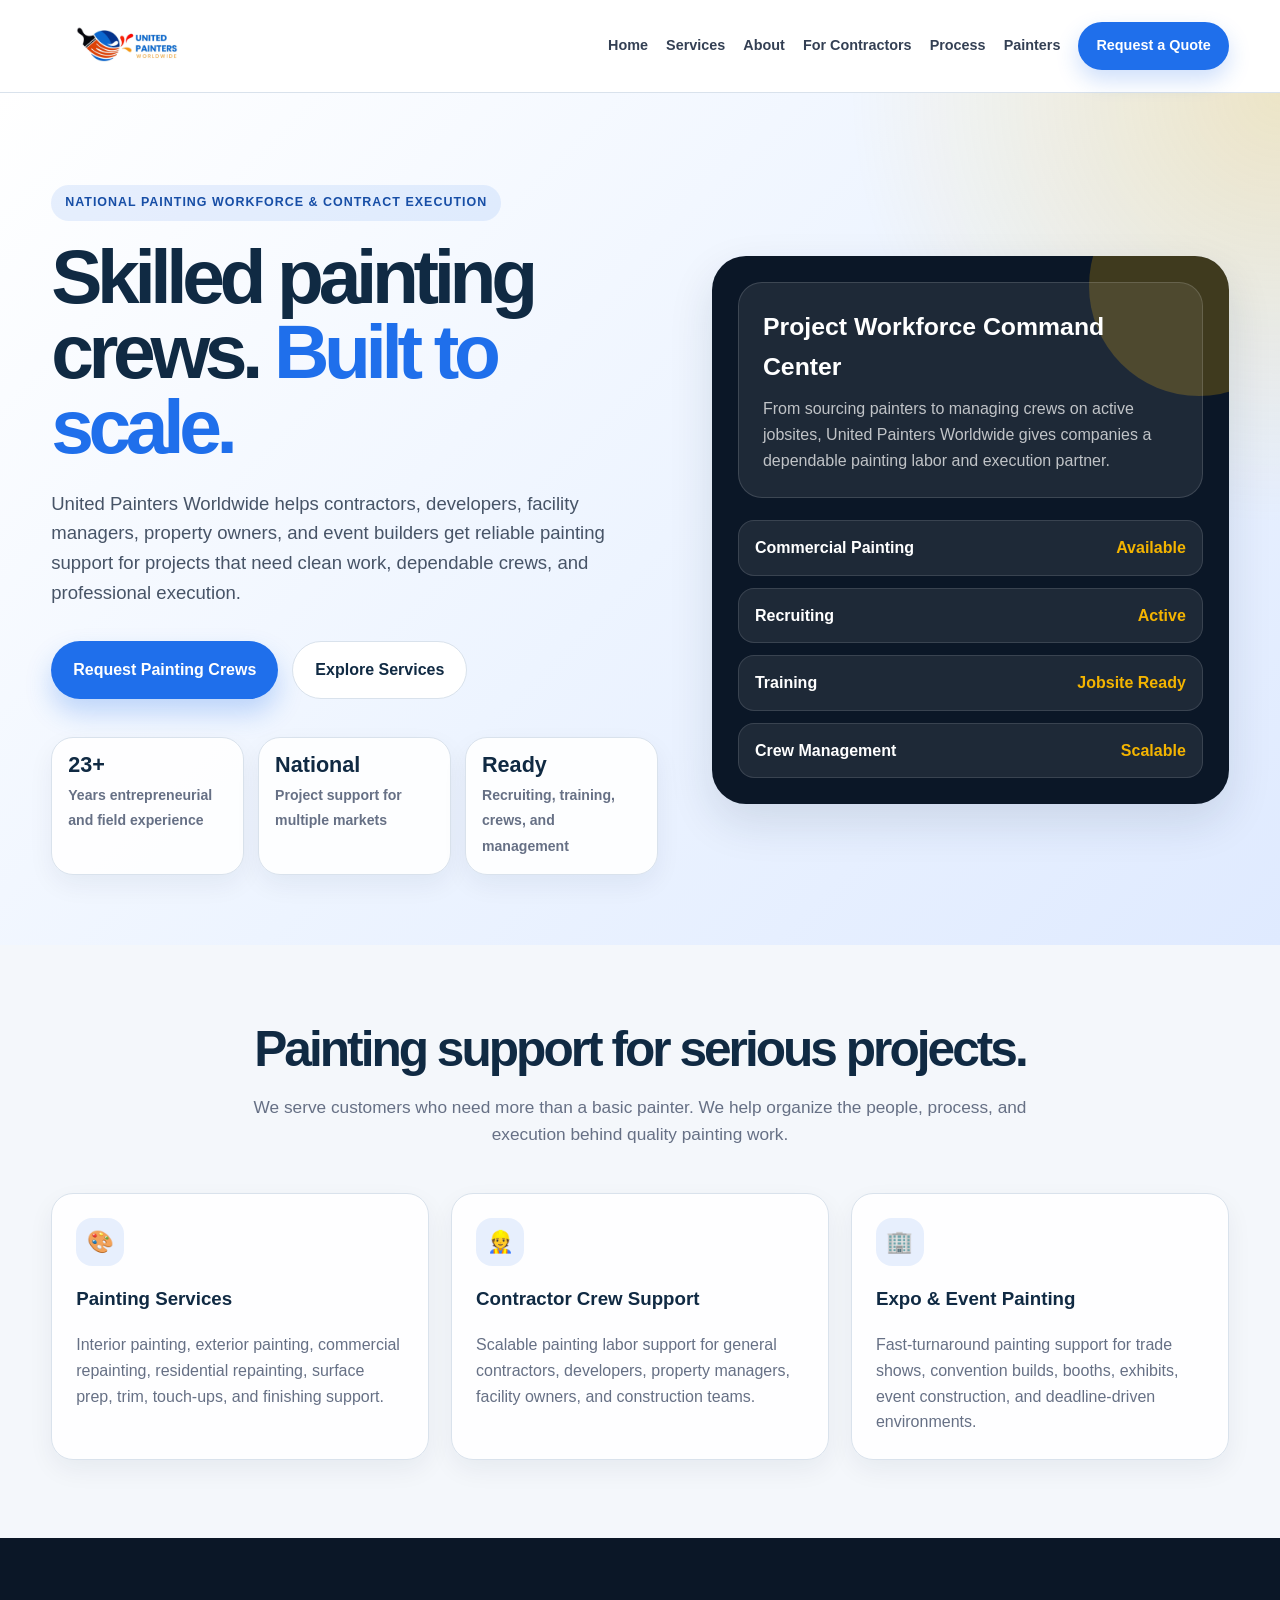
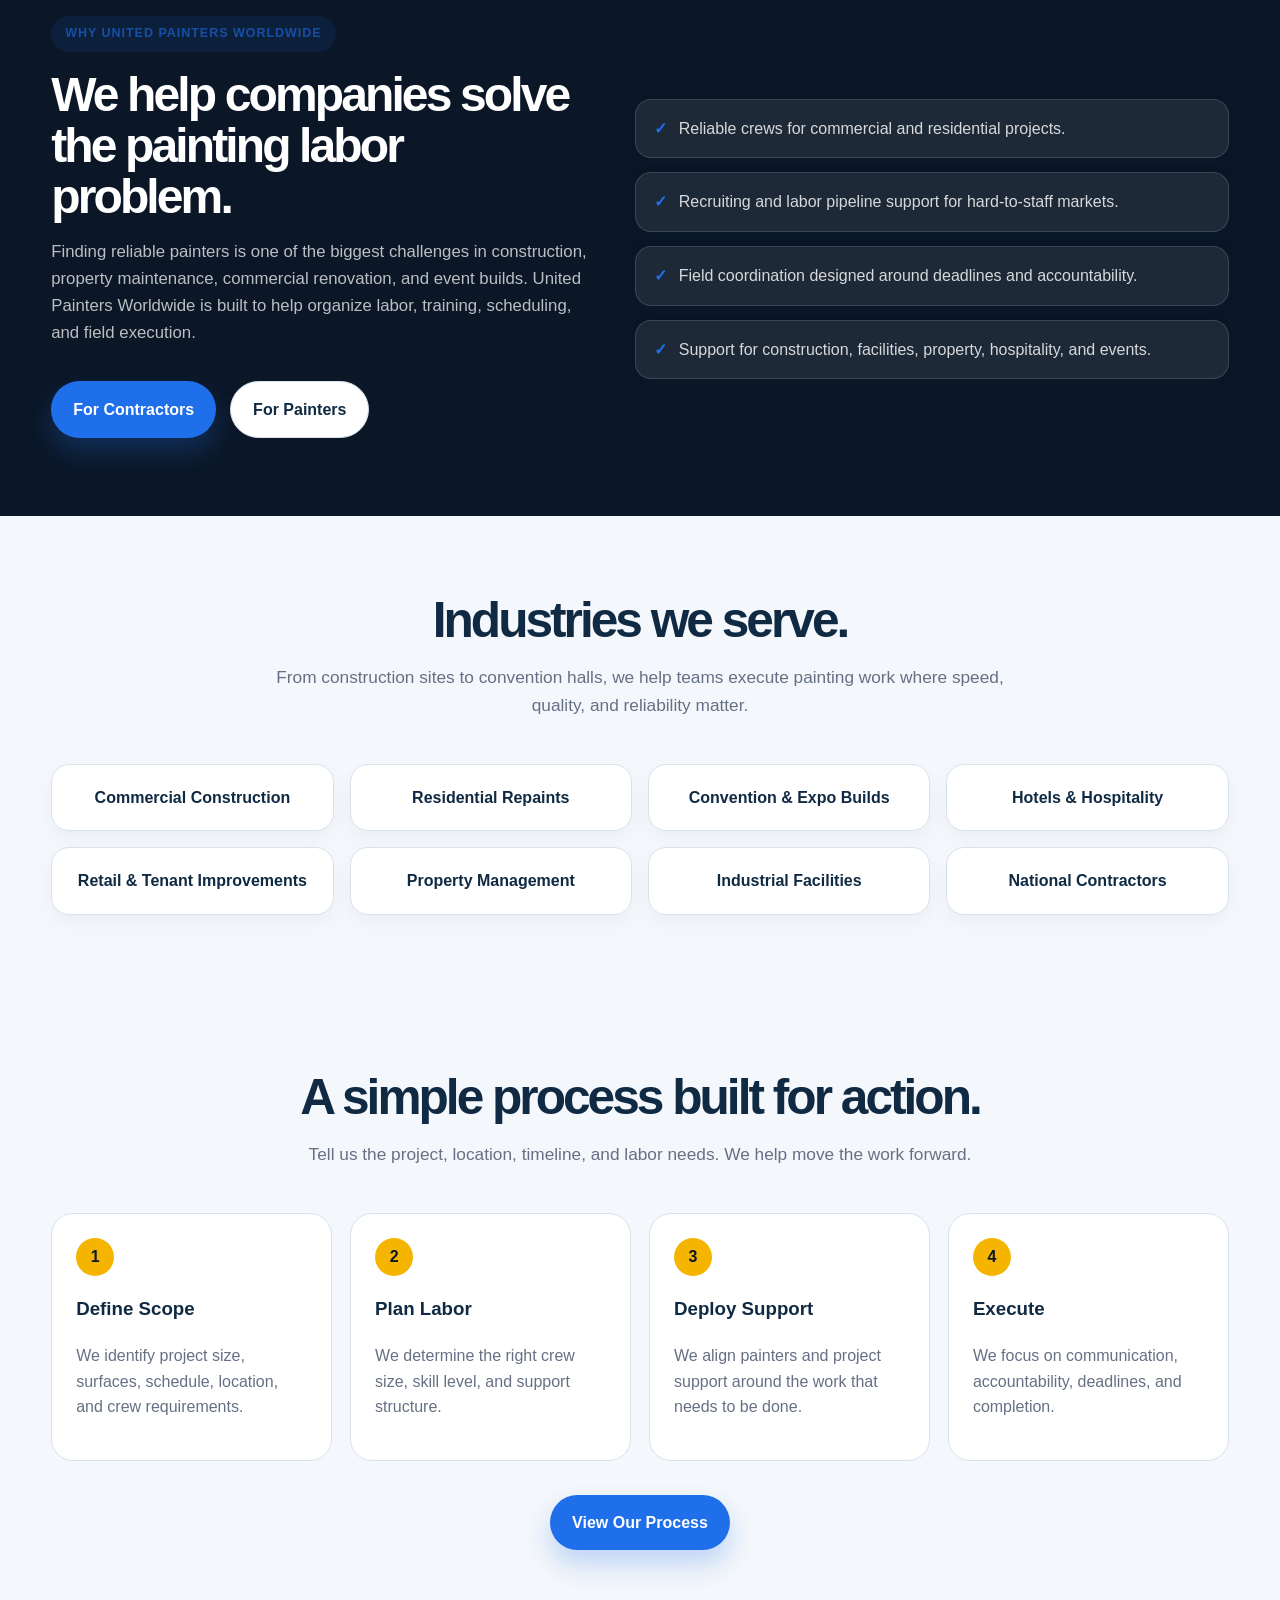
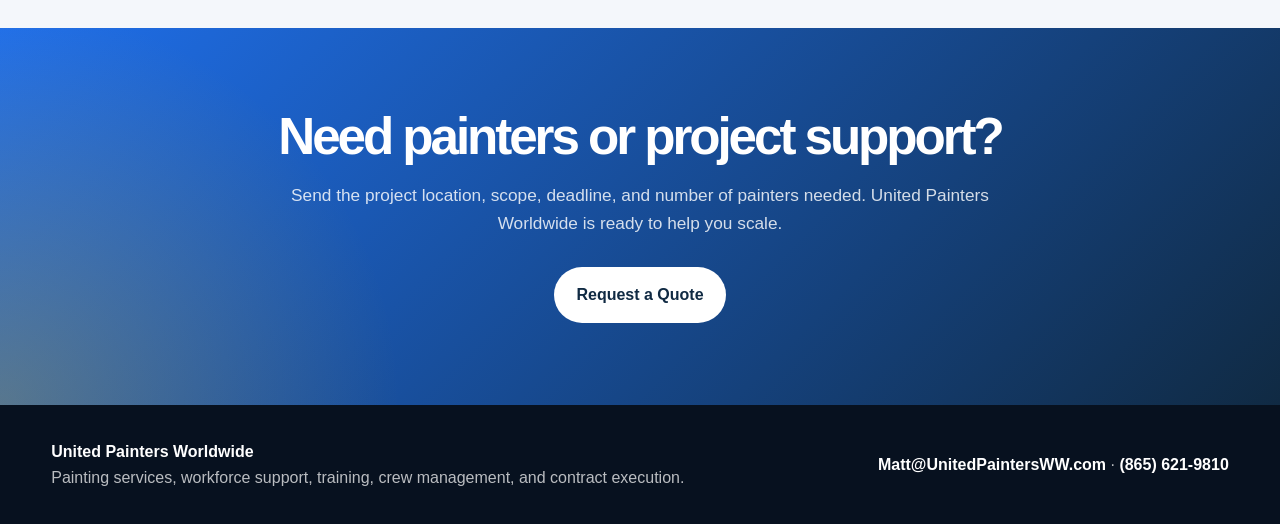
<file: index.html>
<!DOCTYPE html>
<html lang="en">
<head>
  <meta charset="UTF-8" />
  <meta name="viewport" content="width=device-width, initial-scale=1.0" />

  <title>United Painters Worldwide | National Painting Workforce & Project Support</title>
  <meta name="description" content="United Painters Worldwide provides commercial painting, contractor crew support, painter recruiting, training, and project execution for construction, property, and event projects." />

  <link rel="stylesheet" href="css/styles.css" />
</head>

<body>

<header class="site-header">
  <div class="container nav">
    <a class="brand" href="index.html" aria-label="United Painters Worldwide Home">
      <img class="brand-logo" src="images/logo.jpg" alt="United Painters Worldwide logo" />
    </a>

    <button class="mobile-menu-toggle" type="button" aria-label="Open menu" aria-expanded="false">
      ☰
    </button>

    <nav class="nav-links" aria-label="Main Navigation">
      <a href="index.html">Home</a>
      <a href="services.html">Services</a>
      <a href="about.html">About</a>
      <a href="for-contractors.html">For Contractors</a>
      <a href="process.html">Process</a>
      <a href="painters.html">Painters</a>
      <a class="nav-cta" href="request-a-quote.html">Request a Quote</a>
    </nav>
  </div>
</header>

  <main>

    <section class="hero">
      <div class="container hero-grid">
        <div class="hero-copy">
          <div class="eyebrow">National Painting Workforce & Contract Execution</div>

          <h1>
            Skilled painting crews.
            <span>Built to scale.</span>
          </h1>

          <p class="hero-text">
            United Painters Worldwide helps contractors, developers, facility managers,
            property owners, and event builders get reliable painting support for projects
            that need clean work, dependable crews, and professional execution.
          </p>

          <div class="hero-actions">
            <a class="btn btn-primary" href="request-a-quote.html">Request Painting Crews</a>
            <a class="btn btn-secondary" href="services.html">Explore Services</a>
          </div>

          <div class="trust-row">
            <div class="trust-card">
              <strong>23+</strong>
              <span>Years entrepreneurial and field experience</span>
            </div>

            <div class="trust-card">
              <strong>National</strong>
              <span>Project support for multiple markets</span>
            </div>

            <div class="trust-card">
              <strong>Ready</strong>
              <span>Recruiting, training, crews, and management</span>
            </div>
          </div>
        </div>

        <div class="hero-card">
          <div class="job-card">
            <h3>Project Workforce Command Center</h3>
            <p>
              From sourcing painters to managing crews on active jobsites,
              United Painters Worldwide gives companies a dependable painting labor
              and execution partner.
            </p>
          </div>

          <div class="status-list">
            <div class="status-item">
              <span>Commercial Painting</span>
              <span>Available</span>
            </div>

            <div class="status-item">
              <span>Recruiting</span>
              <span>Active</span>
            </div>

            <div class="status-item">
              <span>Training</span>
              <span>Jobsite Ready</span>
            </div>

            <div class="status-item">
              <span>Crew Management</span>
              <span>Scalable</span>
            </div>
          </div>
        </div>
      </div>
    </section>

    <section class="intro-section">
      <div class="container">
        <div class="section-heading">
          <h2>Painting support for serious projects.</h2>
          <p>
            We serve customers who need more than a basic painter. We help organize the people,
            process, and execution behind quality painting work.
          </p>
        </div>

        <div class="card-grid">
          <article class="card">
            <div class="icon">🎨</div>
            <h3>Painting Services</h3>
            <p>
              Interior painting, exterior painting, commercial repainting, residential repainting,
              surface prep, trim, touch-ups, and finishing support.
            </p>
          </article>

          <article class="card">
            <div class="icon">👷</div>
            <h3>Contractor Crew Support</h3>
            <p>
              Scalable painting labor support for general contractors, developers, property managers,
              facility owners, and construction teams.
            </p>
          </article>

          <article class="card">
            <div class="icon">🏢</div>
            <h3>Expo & Event Painting</h3>
            <p>
              Fast-turnaround painting support for trade shows, convention builds, booths,
              exhibits, event construction, and deadline-driven environments.
            </p>
          </article>
        </div>
      </div>
    </section>

    <section class="dark-section">
      <div class="container split">
        <div>
          <div class="eyebrow">Why United Painters Worldwide</div>
          <h2>We help companies solve the painting labor problem.</h2>
          <p>
            Finding reliable painters is one of the biggest challenges in construction,
            property maintenance, commercial renovation, and event builds. United Painters
            Worldwide is built to help organize labor, training, scheduling, and field execution.
          </p>

          <div class="hero-actions">
            <a class="btn btn-primary" href="for-contractors.html">For Contractors</a>
            <a class="btn btn-secondary" href="painters.html">For Painters</a>
          </div>
        </div>

        <div class="bullet-list">
          <div class="bullet bullet-dark">
            <span class="check">✓</span>
            <span>Reliable crews for commercial and residential projects.</span>
          </div>

          <div class="bullet bullet-dark">
            <span class="check">✓</span>
            <span>Recruiting and labor pipeline support for hard-to-staff markets.</span>
          </div>

          <div class="bullet bullet-dark">
            <span class="check">✓</span>
            <span>Field coordination designed around deadlines and accountability.</span>
          </div>

          <div class="bullet bullet-dark">
            <span class="check">✓</span>
            <span>Support for construction, facilities, property, hospitality, and events.</span>
          </div>
        </div>
      </div>
    </section>

    <section class="industries-section">
      <div class="container">
        <div class="section-heading">
          <h2>Industries we serve.</h2>
          <p>
            From construction sites to convention halls, we help teams execute painting work
            where speed, quality, and reliability matter.
          </p>
        </div>

        <div class="industries">
          <div class="industry">Commercial Construction</div>
          <div class="industry">Residential Repaints</div>
          <div class="industry">Convention & Expo Builds</div>
          <div class="industry">Hotels & Hospitality</div>
          <div class="industry">Retail & Tenant Improvements</div>
          <div class="industry">Property Management</div>
          <div class="industry">Industrial Facilities</div>
          <div class="industry">National Contractors</div>
        </div>
      </div>
    </section>

    <section class="process-preview">
      <div class="container">
        <div class="section-heading">
          <h2>A simple process built for action.</h2>
          <p>
            Tell us the project, location, timeline, and labor needs. We help move the work forward.
          </p>
        </div>

        <div class="process-grid">
          <article class="process-card">
            <div class="step-num">1</div>
            <h3>Define Scope</h3>
            <p>We identify project size, surfaces, schedule, location, and crew requirements.</p>
          </article>

          <article class="process-card">
            <div class="step-num">2</div>
            <h3>Plan Labor</h3>
            <p>We determine the right crew size, skill level, and support structure.</p>
          </article>

          <article class="process-card">
            <div class="step-num">3</div>
            <h3>Deploy Support</h3>
            <p>We align painters and project support around the work that needs to be done.</p>
          </article>

          <article class="process-card">
            <div class="step-num">4</div>
            <h3>Execute</h3>
            <p>We focus on communication, accountability, deadlines, and completion.</p>
          </article>
        </div>

        <div class="center-actions">
          <a class="btn btn-primary" href="process.html">View Our Process</a>
        </div>
      </div>
    </section>

    <section class="cta">
      <div class="container">
        <h2>Need painters or project support?</h2>
        <p>
          Send the project location, scope, deadline, and number of painters needed.
          United Painters Worldwide is ready to help you scale.
        </p>

        <a class="btn" href="request-a-quote.html">Request a Quote</a>
      </div>
    </section>

  </main>

  <footer class="site-footer">
    <div class="container footer-inner">
      <div>
        <div class="footer-brand">United Painters Worldwide</div>
        <div>Painting services, workforce support, training, crew management, and contract execution.</div>
      </div>

      <div>
        <a href="mailto:Matt@UnitedPaintersWW.com">Matt@UnitedPaintersWW.com</a>
        <span> · </span>
        <a href="tel:+18656219810">(865) 621-9810</a>
      </div>
    </div>
  </footer>
  
<script>
  document.addEventListener("DOMContentLoaded", function () {
    const menuButton = document.querySelector(".mobile-menu-toggle");
    const navLinks = document.querySelector(".nav-links");

    if (!menuButton || !navLinks) return;

    menuButton.addEventListener("click", function () {
      navLinks.classList.toggle("open");

      const isOpen = navLinks.classList.contains("open");
      menuButton.setAttribute("aria-expanded", isOpen ? "true" : "false");
      menuButton.textContent = isOpen ? "×" : "☰";
    });
  });
</script>

</body>
</html>
</file>
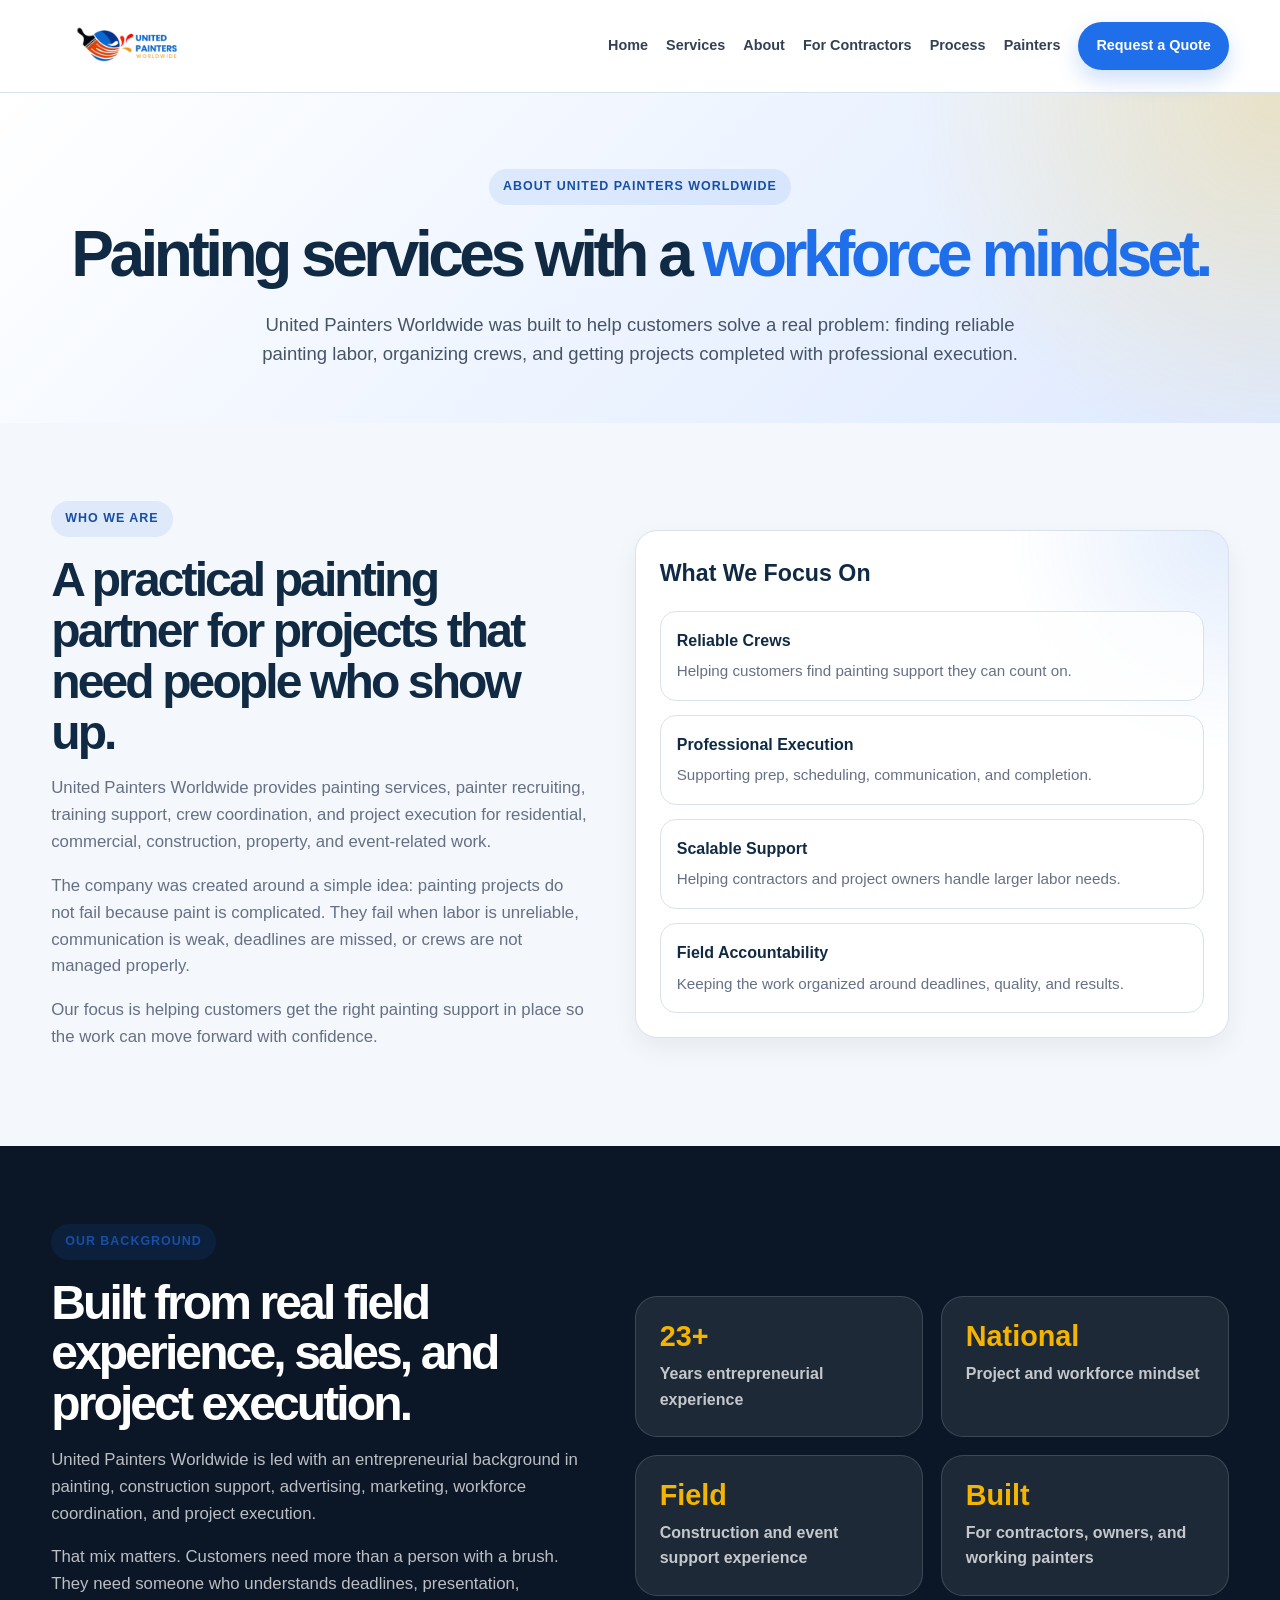
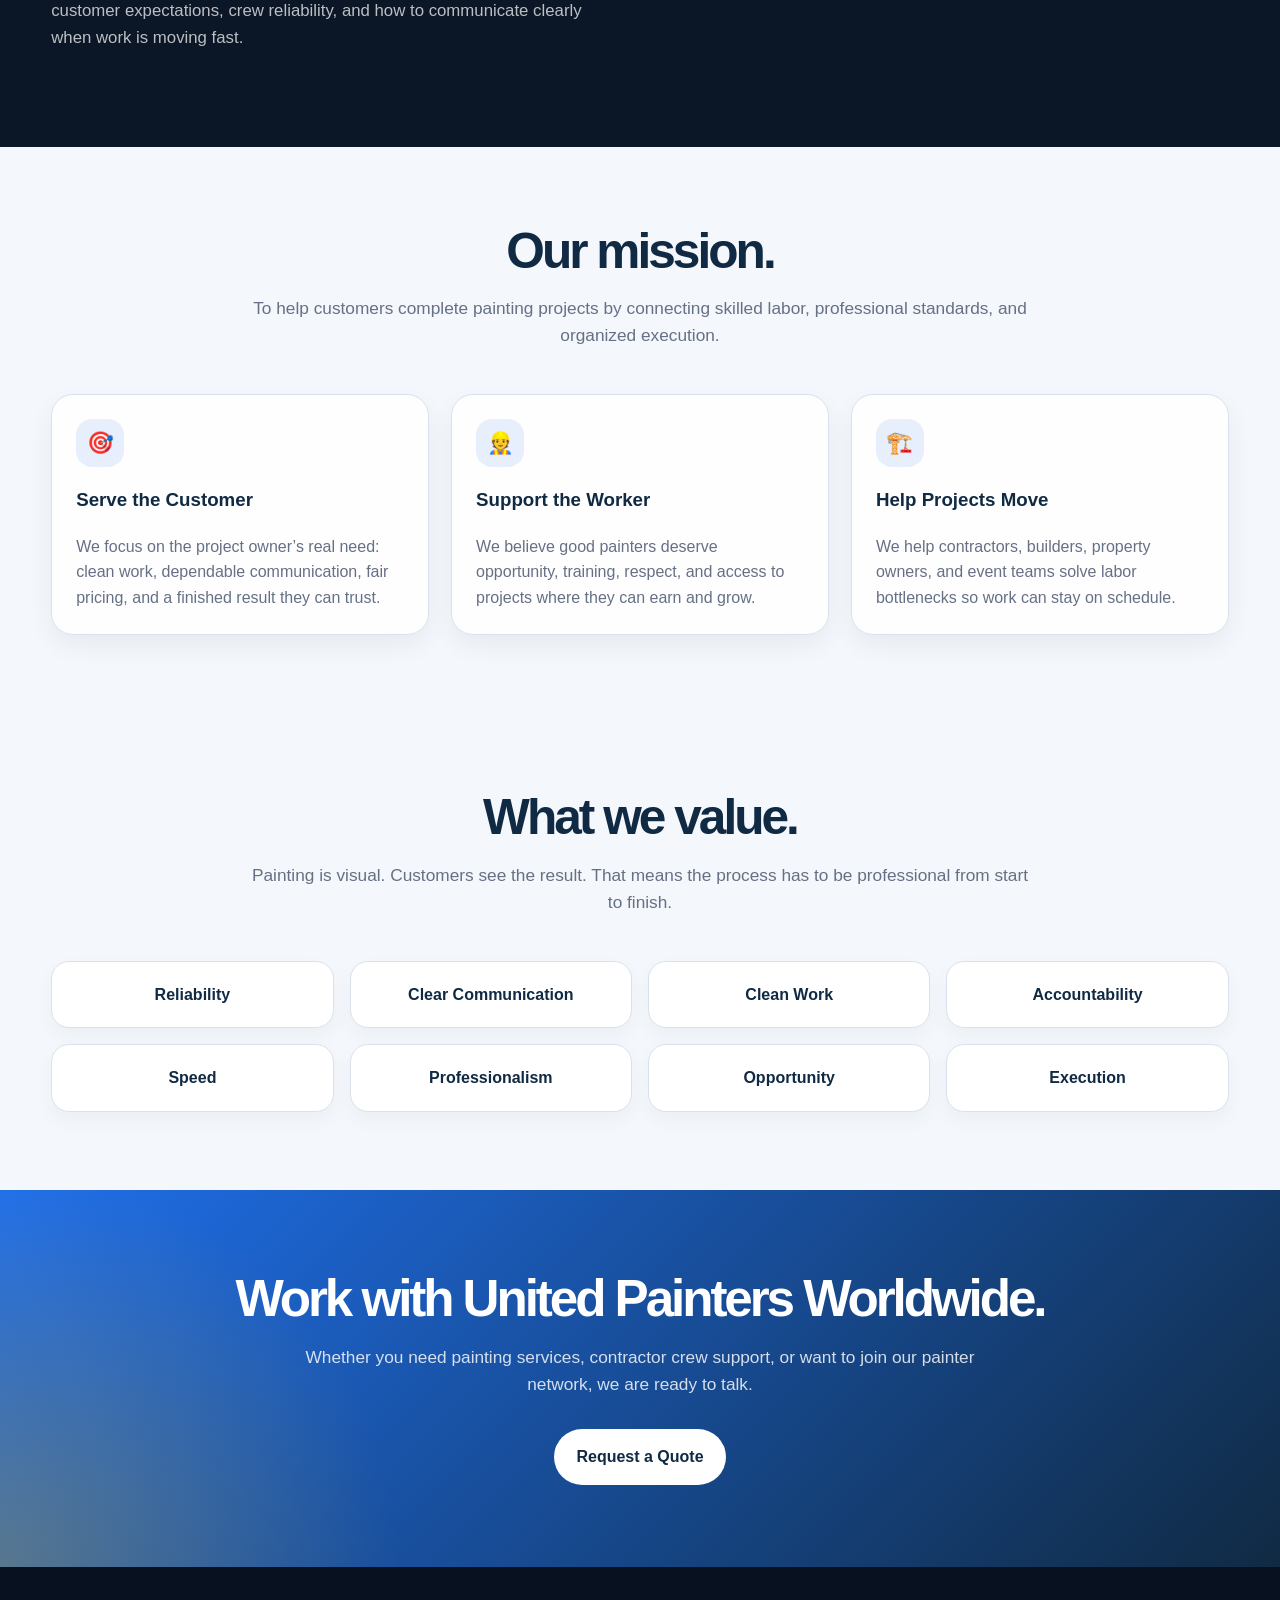
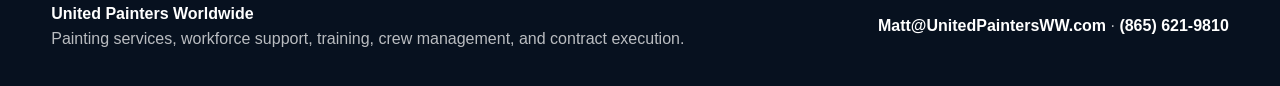
<file: about.html>
<!DOCTYPE html>
<html lang="en">
<head>
  <meta charset="UTF-8" />
  <meta name="viewport" content="width=device-width, initial-scale=1.0" />

  <title>About | United Painters Worldwide</title>
  <meta name="description" content="Learn about United Painters Worldwide, a painting services and workforce support company helping contractors, property owners, developers, and event builders execute painting projects." />

  <link rel="stylesheet" href="css/styles.css" />
</head>

<body>

<header class="site-header">
  <div class="container nav">
    <a class="brand" href="index.html" aria-label="United Painters Worldwide Home">
      <img class="brand-logo" src="images/logo.jpg" alt="United Painters Worldwide logo" />
    </a>

    <button class="mobile-menu-toggle" type="button" aria-label="Open menu">
      ☰
    </button>

    <nav class="nav-links" aria-label="Main Navigation">
      <a href="index.html">Home</a>
      <a href="services.html">Services</a>
      <a href="about.html">About</a>
      <a href="for-contractors.html">For Contractors</a>
      <a href="process.html">Process</a>
      <a href="painters.html">Painters</a>
      <a class="nav-cta" href="request-a-quote.html">Request a Quote</a>
    </nav>
  </div>
</header>

  <main>

    <section class="page-hero">
      <div class="container">
        <div class="eyebrow">About United Painters Worldwide</div>
        <h1>Painting services with a <span>workforce mindset.</span></h1>
        <p>
          United Painters Worldwide was built to help customers solve a real problem:
          finding reliable painting labor, organizing crews, and getting projects completed
          with professional execution.
        </p>
      </div>
    </section>

    <section>
      <div class="container split">
        <div>
          <div class="eyebrow">Who We Are</div>
          <h2>A practical painting partner for projects that need people who show up.</h2>

          <p>
            United Painters Worldwide provides painting services, painter recruiting,
            training support, crew coordination, and project execution for residential,
            commercial, construction, property, and event-related work.
          </p>

          <p>
            The company was created around a simple idea: painting projects do not fail
            because paint is complicated. They fail when labor is unreliable, communication
            is weak, deadlines are missed, or crews are not managed properly.
          </p>

          <p>
            Our focus is helping customers get the right painting support in place so the
            work can move forward with confidence.
          </p>
        </div>

        <div class="feature-panel">
          <h3>What We Focus On</h3>

          <div class="mini-list">
            <div>
              <strong>Reliable Crews</strong>
              <span>Helping customers find painting support they can count on.</span>
            </div>

            <div>
              <strong>Professional Execution</strong>
              <span>Supporting prep, scheduling, communication, and completion.</span>
            </div>

            <div>
              <strong>Scalable Support</strong>
              <span>Helping contractors and project owners handle larger labor needs.</span>
            </div>

            <div>
              <strong>Field Accountability</strong>
              <span>Keeping the work organized around deadlines, quality, and results.</span>
            </div>
          </div>
        </div>
      </div>
    </section>

    <section class="dark-section">
      <div class="container split">
        <div>
          <div class="eyebrow">Our Background</div>
          <h2>Built from real field experience, sales, and project execution.</h2>

          <p>
            United Painters Worldwide is led with an entrepreneurial background in painting,
            construction support, advertising, marketing, workforce coordination, and project
            execution.
          </p>

          <p>
            That mix matters. Customers need more than a person with a brush. They need someone
            who understands deadlines, presentation, customer expectations, crew reliability,
            and how to communicate clearly when work is moving fast.
          </p>
        </div>

        <div class="stats-grid">
          <div class="stat-box">
            <strong>23+</strong>
            <span>Years entrepreneurial experience</span>
          </div>

          <div class="stat-box">
            <strong>National</strong>
            <span>Project and workforce mindset</span>
          </div>

          <div class="stat-box">
            <strong>Field</strong>
            <span>Construction and event support experience</span>
          </div>

          <div class="stat-box">
            <strong>Built</strong>
            <span>For contractors, owners, and working painters</span>
          </div>
        </div>
      </div>
    </section>

    <section>
      <div class="container">
        <div class="section-heading">
          <h2>Our mission.</h2>
          <p>
            To help customers complete painting projects by connecting skilled labor,
            professional standards, and organized execution.
          </p>
        </div>

        <div class="card-grid">
          <article class="card">
            <div class="icon">🎯</div>
            <h3>Serve the Customer</h3>
            <p>
              We focus on the project owner’s real need: clean work, dependable communication,
              fair pricing, and a finished result they can trust.
            </p>
          </article>

          <article class="card">
            <div class="icon">👷</div>
            <h3>Support the Worker</h3>
            <p>
              We believe good painters deserve opportunity, training, respect, and access
              to projects where they can earn and grow.
            </p>
          </article>

          <article class="card">
            <div class="icon">🏗️</div>
            <h3>Help Projects Move</h3>
            <p>
              We help contractors, builders, property owners, and event teams solve labor
              bottlenecks so work can stay on schedule.
            </p>
          </article>
        </div>
      </div>
    </section>

    <section class="values-section">
      <div class="container">
        <div class="section-heading">
          <h2>What we value.</h2>
          <p>
            Painting is visual. Customers see the result. That means the process has to be
            professional from start to finish.
          </p>
        </div>

        <div class="industries">
          <div class="industry">Reliability</div>
          <div class="industry">Clear Communication</div>
          <div class="industry">Clean Work</div>
          <div class="industry">Accountability</div>
          <div class="industry">Speed</div>
          <div class="industry">Professionalism</div>
          <div class="industry">Opportunity</div>
          <div class="industry">Execution</div>
        </div>
      </div>
    </section>

    <section class="cta">
      <div class="container">
        <h2>Work with United Painters Worldwide.</h2>
        <p>
          Whether you need painting services, contractor crew support, or want to join
          our painter network, we are ready to talk.
        </p>

        <a class="btn" href="request-a-quote.html">Request a Quote</a>
      </div>
    </section>

  </main>

  <footer class="site-footer">
    <div class="container footer-inner">
      <div>
        <div class="footer-brand">United Painters Worldwide</div>
        <div>Painting services, workforce support, training, crew management, and contract execution.</div>
      </div>

      <div>
        <a href="mailto:Matt@UnitedPaintersWW.com">Matt@UnitedPaintersWW.com</a>
        <span> · </span>
        <a href="tel:+18656219810">(865) 621-9810</a>
      </div>
    </div>
  </footer>
  
  <script>
  document.addEventListener("DOMContentLoaded", function () {
    const menuButton = document.querySelector(".mobile-menu-toggle");
    const navLinks = document.querySelector(".nav-links");

    if (menuButton && navLinks) {
      menuButton.addEventListener("click", function () {
        navLinks.classList.toggle("open");
      });
    }
  });
</script>

</body>
</html>
</file>
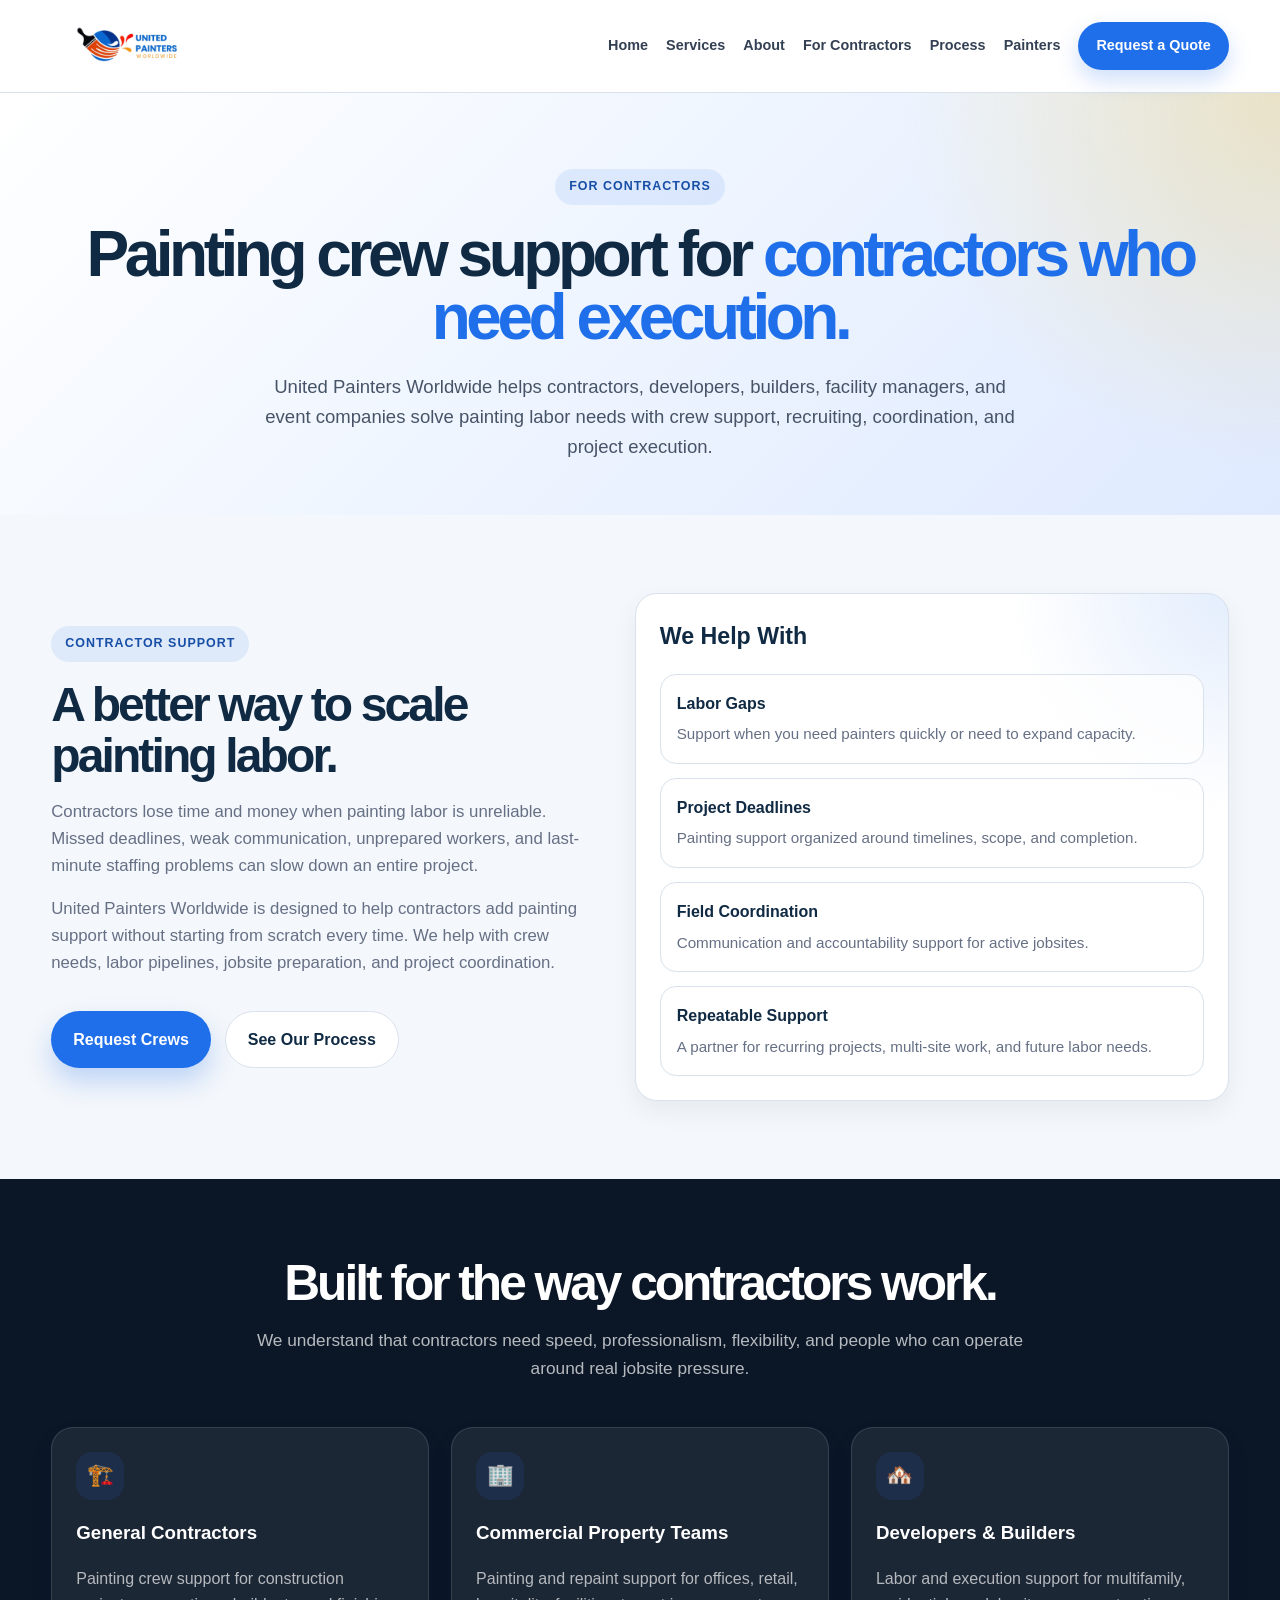
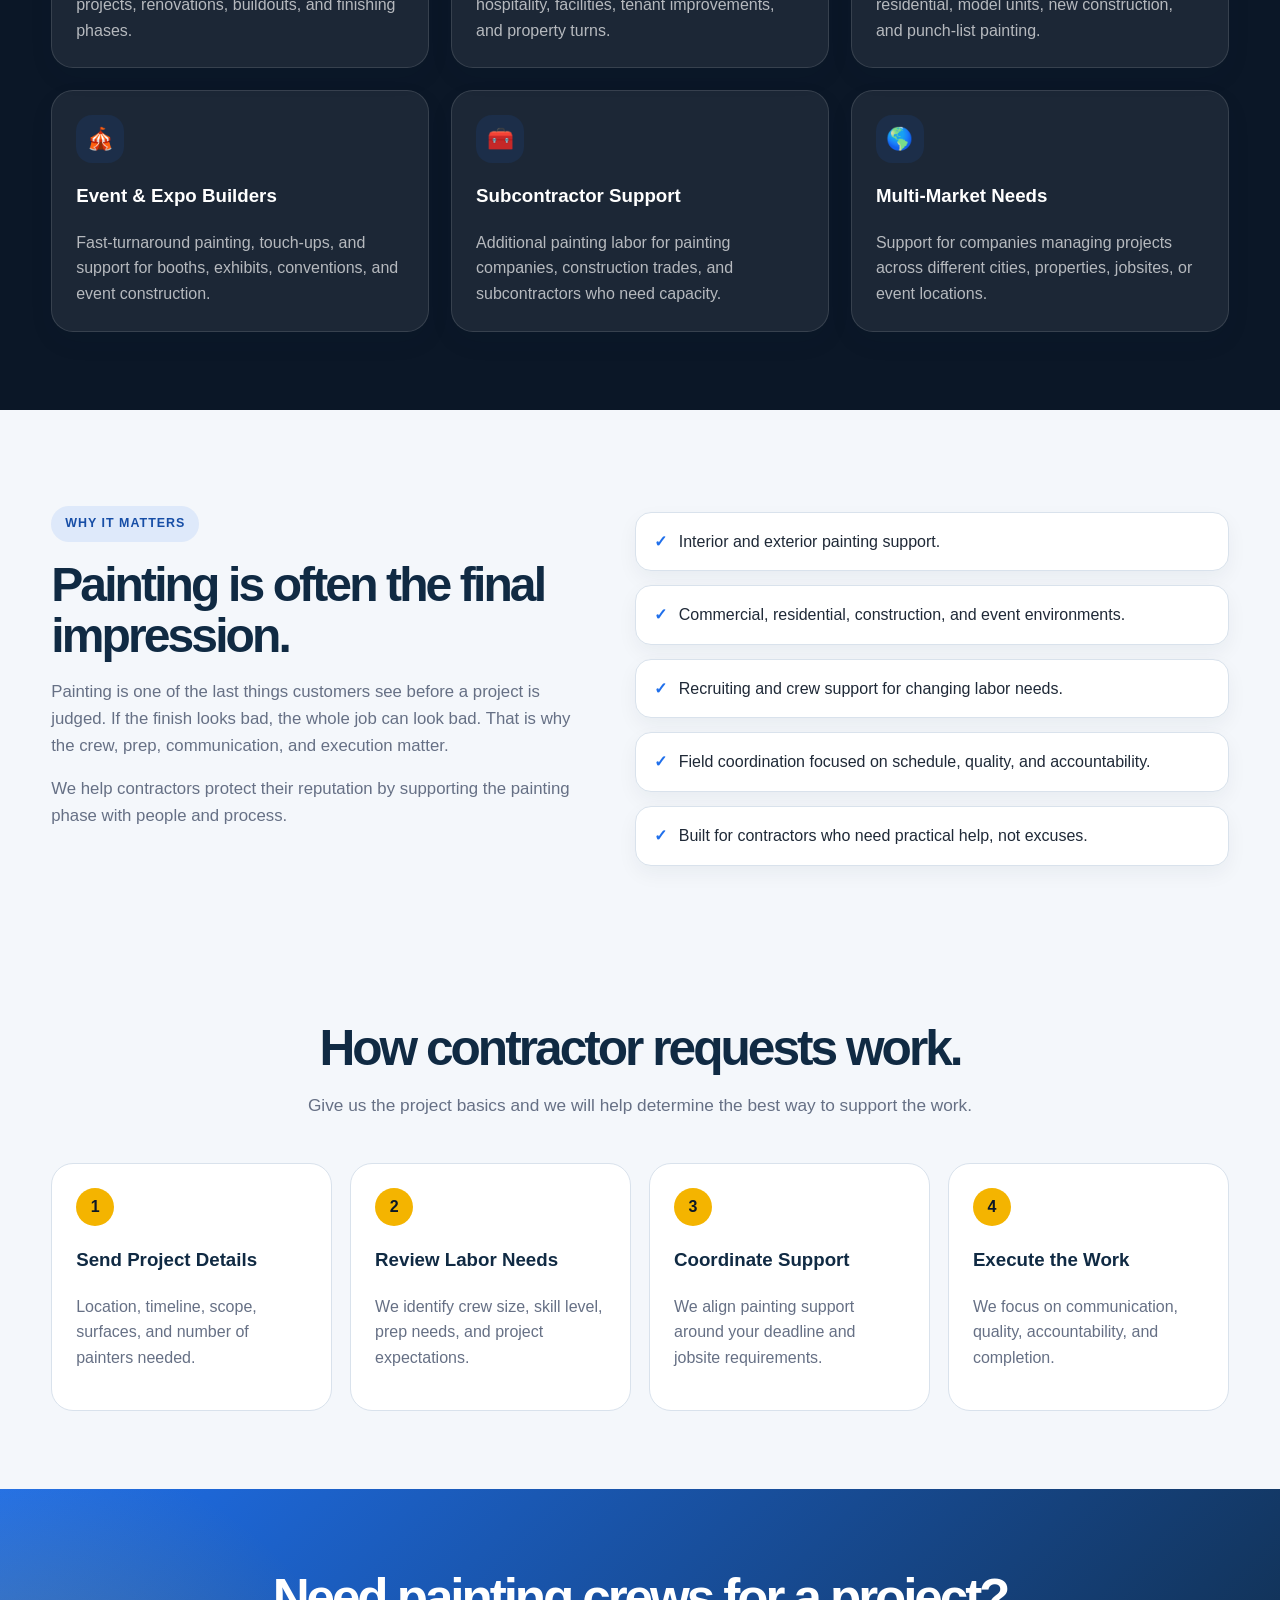
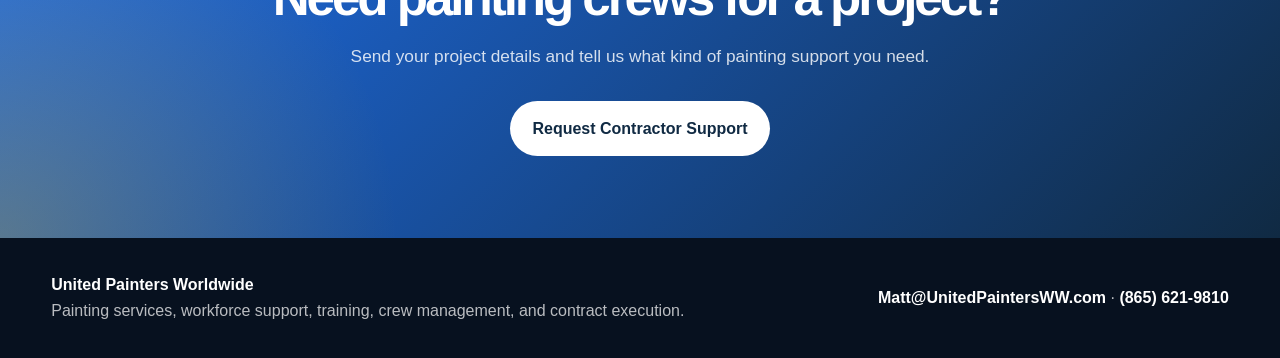
<file: for-contractors.html>
<!DOCTYPE html>
<html lang="en">
<head>
  <meta charset="UTF-8" />
  <meta name="viewport" content="width=device-width, initial-scale=1.0" />

  <title>For Contractors | United Painters Worldwide</title>
  <meta name="description" content="United Painters Worldwide helps general contractors, developers, builders, property managers, and event companies source painting crews and execute projects." />

  <link rel="stylesheet" href="css/styles.css" />
</head>

<body>

<header class="site-header">
  <div class="container nav">
    <a class="brand" href="index.html" aria-label="United Painters Worldwide Home">
      <img class="brand-logo" src="images/logo.jpg" alt="United Painters Worldwide logo" />
    </a>

    <button class="mobile-menu-toggle" type="button" aria-label="Open menu">
      ☰
    </button>

    <nav class="nav-links" aria-label="Main Navigation">
      <a href="index.html">Home</a>
      <a href="services.html">Services</a>
      <a href="about.html">About</a>
      <a href="for-contractors.html">For Contractors</a>
      <a href="process.html">Process</a>
      <a href="painters.html">Painters</a>
      <a class="nav-cta" href="request-a-quote.html">Request a Quote</a>
    </nav>
  </div>
</header>

  <main>

    <section class="page-hero">
      <div class="container">
        <div class="eyebrow">For Contractors</div>
        <h1>Painting crew support for <span>contractors who need execution.</span></h1>
        <p>
          United Painters Worldwide helps contractors, developers, builders, facility managers,
          and event companies solve painting labor needs with crew support, recruiting,
          coordination, and project execution.
        </p>
      </div>
    </section>

    <section>
      <div class="container split">
        <div>
          <div class="eyebrow">Contractor Support</div>
          <h2>A better way to scale painting labor.</h2>

          <p>
            Contractors lose time and money when painting labor is unreliable. Missed deadlines,
            weak communication, unprepared workers, and last-minute staffing problems can slow
            down an entire project.
          </p>

          <p>
            United Painters Worldwide is designed to help contractors add painting support
            without starting from scratch every time. We help with crew needs, labor pipelines,
            jobsite preparation, and project coordination.
          </p>

          <div class="hero-actions">
            <a class="btn btn-primary" href="request-a-quote.html">Request Crews</a>
            <a class="btn btn-secondary" href="process.html">See Our Process</a>
          </div>
        </div>

        <div class="feature-panel">
          <h3>We Help With</h3>

          <div class="mini-list">
            <div>
              <strong>Labor Gaps</strong>
              <span>Support when you need painters quickly or need to expand capacity.</span>
            </div>

            <div>
              <strong>Project Deadlines</strong>
              <span>Painting support organized around timelines, scope, and completion.</span>
            </div>

            <div>
              <strong>Field Coordination</strong>
              <span>Communication and accountability support for active jobsites.</span>
            </div>

            <div>
              <strong>Repeatable Support</strong>
              <span>A partner for recurring projects, multi-site work, and future labor needs.</span>
            </div>
          </div>
        </div>
      </div>
    </section>

    <section class="dark-section">
      <div class="container">
        <div class="section-heading">
          <h2>Built for the way contractors work.</h2>
          <p>
            We understand that contractors need speed, professionalism, flexibility,
            and people who can operate around real jobsite pressure.
          </p>
        </div>

        <div class="card-grid">
          <article class="card card-dark">
            <div class="icon">🏗️</div>
            <h3>General Contractors</h3>
            <p>
              Painting crew support for construction projects, renovations, buildouts,
              and finishing phases.
            </p>
          </article>

          <article class="card card-dark">
            <div class="icon">🏢</div>
            <h3>Commercial Property Teams</h3>
            <p>
              Painting and repaint support for offices, retail, hospitality, facilities,
              tenant improvements, and property turns.
            </p>
          </article>

          <article class="card card-dark">
            <div class="icon">🏘️</div>
            <h3>Developers & Builders</h3>
            <p>
              Labor and execution support for multifamily, residential, model units,
              new construction, and punch-list painting.
            </p>
          </article>

          <article class="card card-dark">
            <div class="icon">🎪</div>
            <h3>Event & Expo Builders</h3>
            <p>
              Fast-turnaround painting, touch-ups, and support for booths, exhibits,
              conventions, and event construction.
            </p>
          </article>

          <article class="card card-dark">
            <div class="icon">🧰</div>
            <h3>Subcontractor Support</h3>
            <p>
              Additional painting labor for painting companies, construction trades,
              and subcontractors who need capacity.
            </p>
          </article>

          <article class="card card-dark">
            <div class="icon">🌎</div>
            <h3>Multi-Market Needs</h3>
            <p>
              Support for companies managing projects across different cities,
              properties, jobsites, or event locations.
            </p>
          </article>
        </div>
      </div>
    </section>

    <section>
      <div class="container split">
        <div>
          <div class="eyebrow">Why It Matters</div>
          <h2>Painting is often the final impression.</h2>

          <p>
            Painting is one of the last things customers see before a project is judged.
            If the finish looks bad, the whole job can look bad. That is why the crew,
            prep, communication, and execution matter.
          </p>

          <p>
            We help contractors protect their reputation by supporting the painting phase
            with people and process.
          </p>
        </div>

        <div class="bullet-list">
          <div class="bullet">
            <span class="check">✓</span>
            <span>Interior and exterior painting support.</span>
          </div>

          <div class="bullet">
            <span class="check">✓</span>
            <span>Commercial, residential, construction, and event environments.</span>
          </div>

          <div class="bullet">
            <span class="check">✓</span>
            <span>Recruiting and crew support for changing labor needs.</span>
          </div>

          <div class="bullet">
            <span class="check">✓</span>
            <span>Field coordination focused on schedule, quality, and accountability.</span>
          </div>

          <div class="bullet">
            <span class="check">✓</span>
            <span>Built for contractors who need practical help, not excuses.</span>
          </div>
        </div>
      </div>
    </section>

    <section class="process-preview">
      <div class="container">
        <div class="section-heading">
          <h2>How contractor requests work.</h2>
          <p>
            Give us the project basics and we will help determine the best way to support the work.
          </p>
        </div>

        <div class="process-grid">
          <article class="process-card">
            <div class="step-num">1</div>
            <h3>Send Project Details</h3>
            <p>Location, timeline, scope, surfaces, and number of painters needed.</p>
          </article>

          <article class="process-card">
            <div class="step-num">2</div>
            <h3>Review Labor Needs</h3>
            <p>We identify crew size, skill level, prep needs, and project expectations.</p>
          </article>

          <article class="process-card">
            <div class="step-num">3</div>
            <h3>Coordinate Support</h3>
            <p>We align painting support around your deadline and jobsite requirements.</p>
          </article>

          <article class="process-card">
            <div class="step-num">4</div>
            <h3>Execute the Work</h3>
            <p>We focus on communication, quality, accountability, and completion.</p>
          </article>
        </div>
      </div>
    </section>

    <section class="cta">
      <div class="container">
        <h2>Need painting crews for a project?</h2>
        <p>
          Send your project details and tell us what kind of painting support you need.
        </p>

        <a class="btn" href="request-a-quote.html">Request Contractor Support</a>
      </div>
    </section>

  </main>

  <footer class="site-footer">
    <div class="container footer-inner">
      <div>
        <div class="footer-brand">United Painters Worldwide</div>
        <div>Painting services, workforce support, training, crew management, and contract execution.</div>
      </div>

      <div>
        <a href="mailto:Matt@UnitedPaintersWW.com">Matt@UnitedPaintersWW.com</a>
        <span> · </span>
        <a href="tel:+18656219810">(865) 621-9810</a>
      </div>
    </div>
  </footer>
  
  <script>
  document.addEventListener("DOMContentLoaded", function () {
    const menuButton = document.querySelector(".mobile-menu-toggle");
    const navLinks = document.querySelector(".nav-links");

    if (menuButton && navLinks) {
      menuButton.addEventListener("click", function () {
        navLinks.classList.toggle("open");
      });
    }
  });
</script>

</body>
</html>
</file>
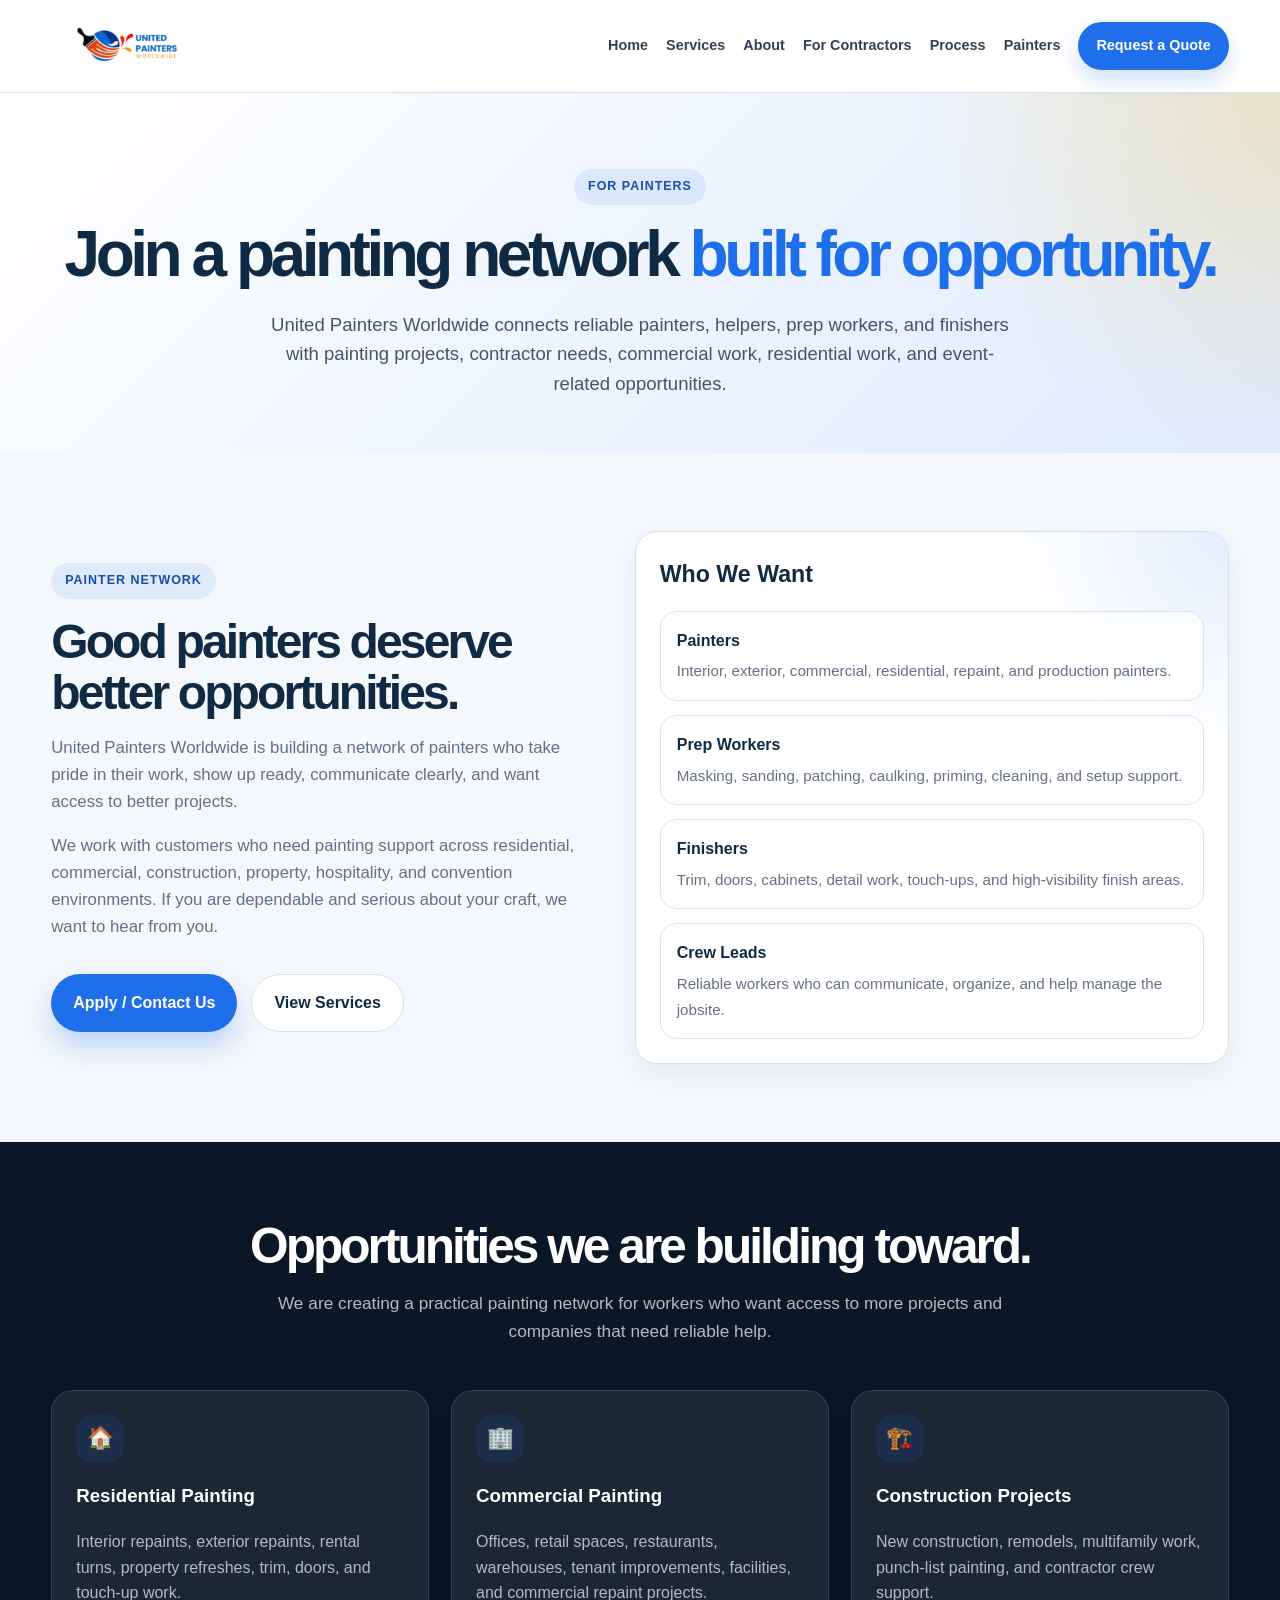
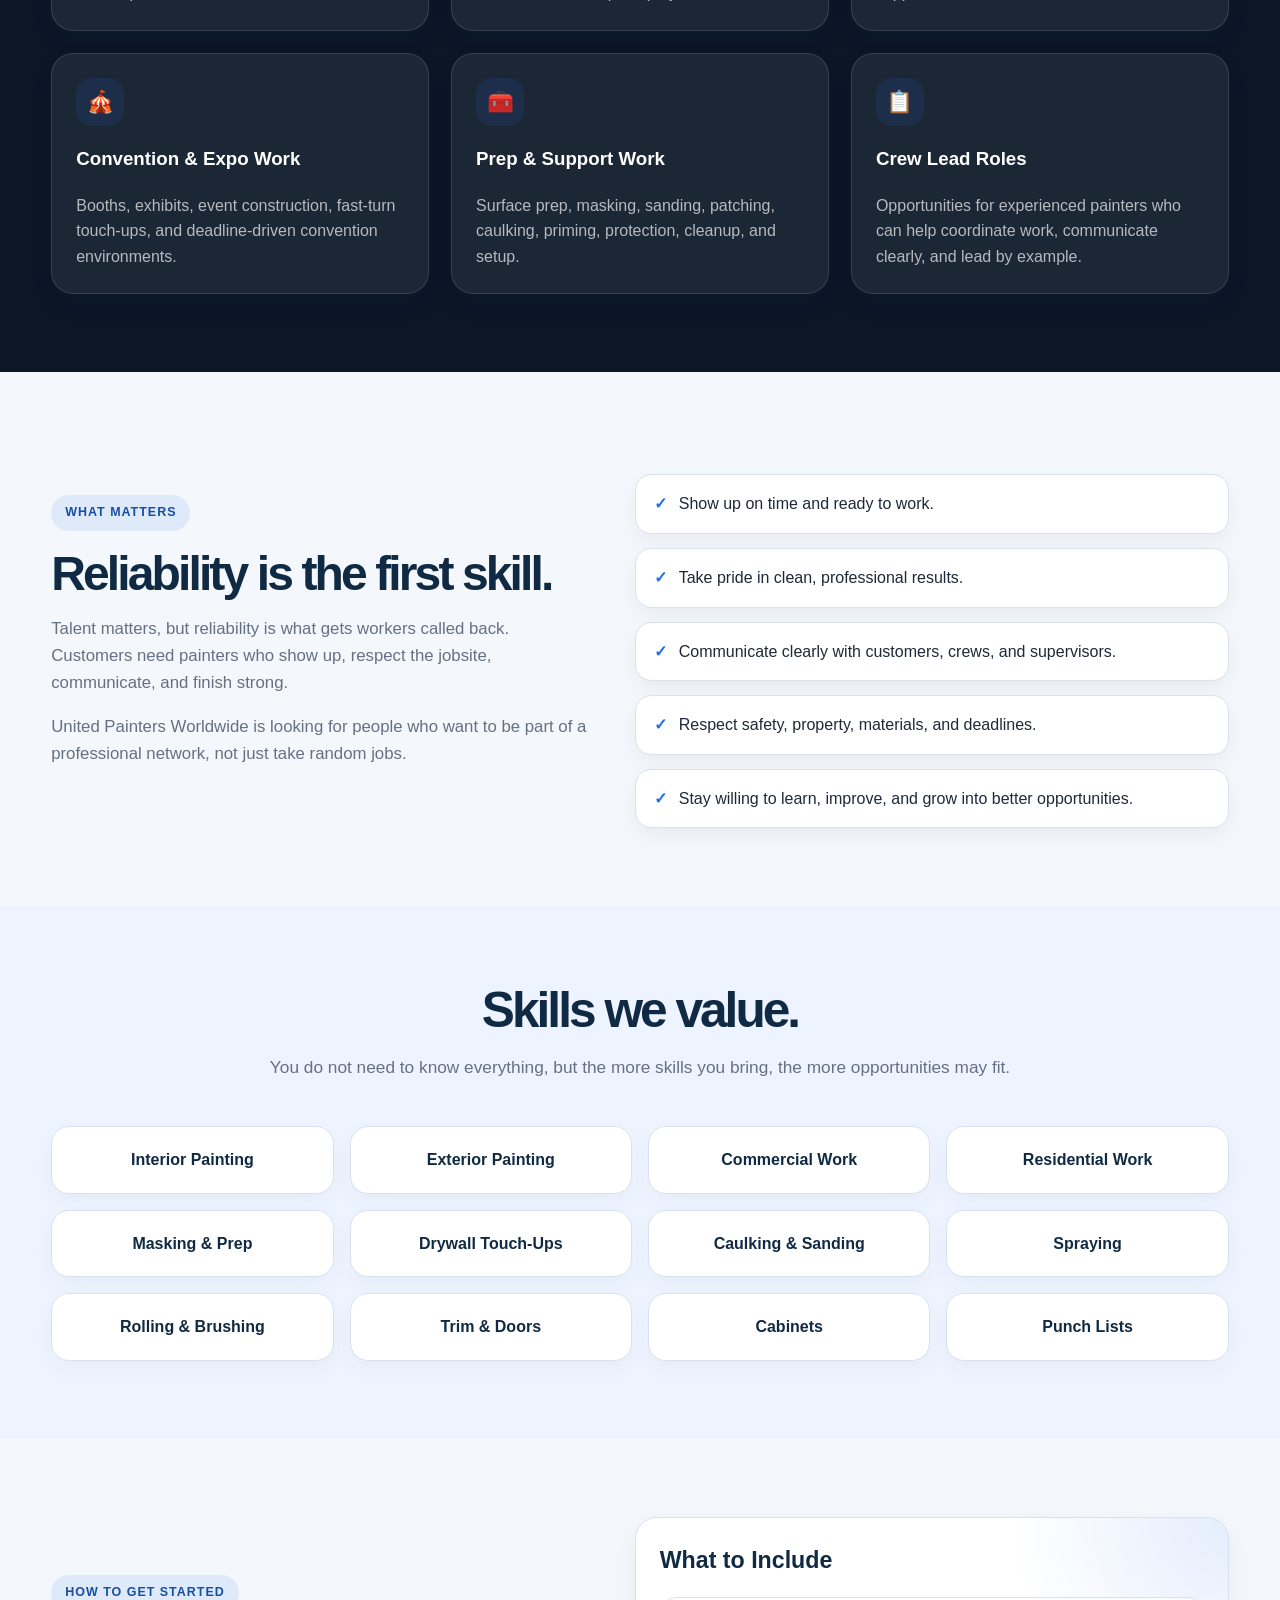
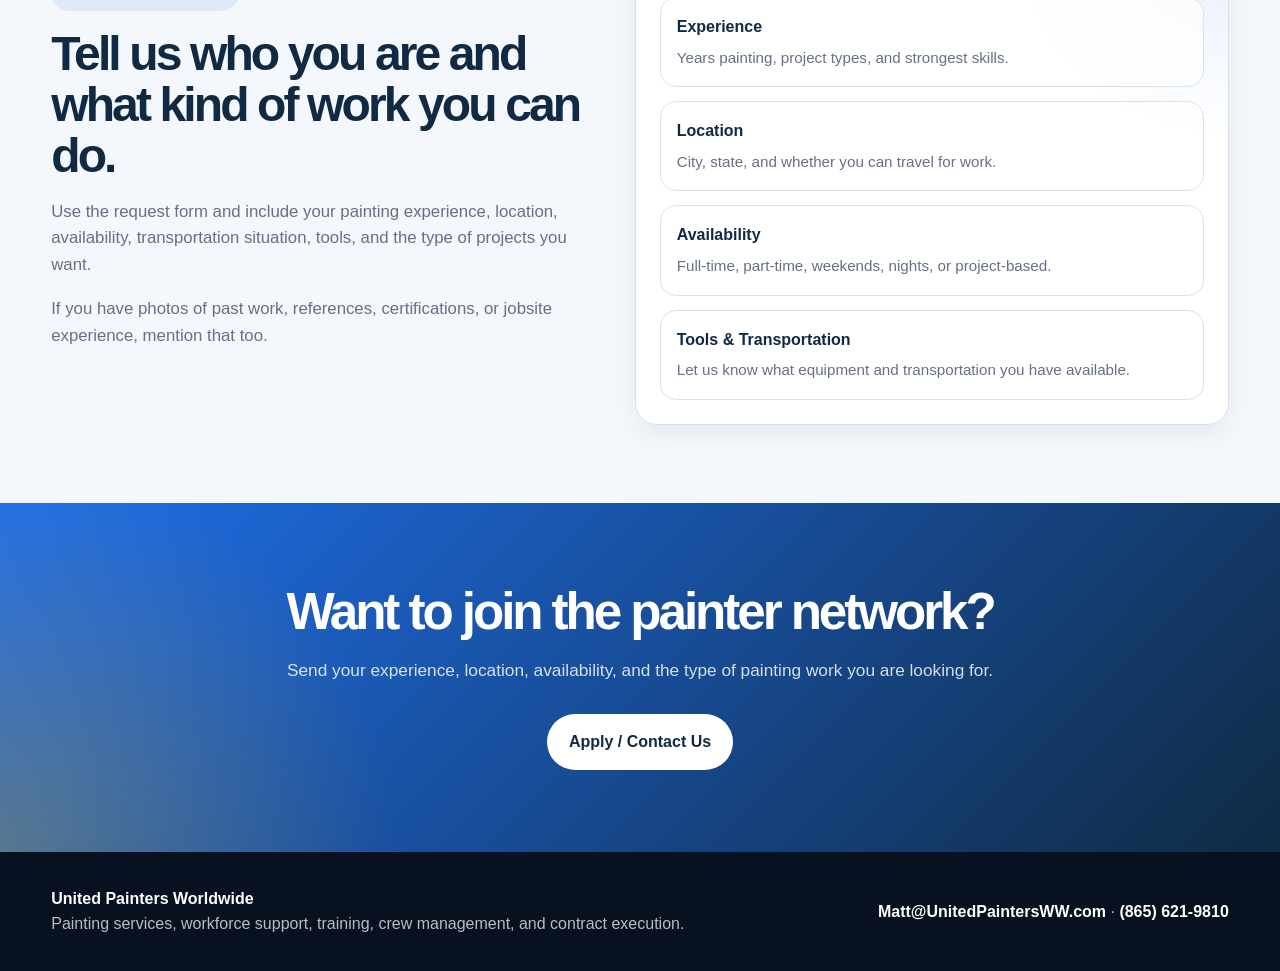
<file: painters.html>
<!DOCTYPE html>
<html lang="en">
<head>
  <meta charset="UTF-8" />
  <meta name="viewport" content="width=device-width, initial-scale=1.0" />

  <title>Painters | United Painters Worldwide</title>
  <meta name="description" content="Join the United Painters Worldwide painter network for painting jobs, commercial projects, residential projects, convention work, and contractor crew opportunities." />

  <link rel="stylesheet" href="css/styles.css" />
</head>

<body>

<header class="site-header">
  <div class="container nav">
    <a class="brand" href="index.html" aria-label="United Painters Worldwide Home">
      <img class="brand-logo" src="images/logo.jpg" alt="United Painters Worldwide logo" />
    </a>

    <button class="mobile-menu-toggle" type="button" aria-label="Open menu">
      ☰
    </button>

    <nav class="nav-links" aria-label="Main Navigation">
      <a href="index.html">Home</a>
      <a href="services.html">Services</a>
      <a href="about.html">About</a>
      <a href="for-contractors.html">For Contractors</a>
      <a href="process.html">Process</a>
      <a href="painters.html">Painters</a>
      <a class="nav-cta" href="request-a-quote.html">Request a Quote</a>
    </nav>
  </div>
</header>

  <main>

    <section class="page-hero">
      <div class="container">
        <div class="eyebrow">For Painters</div>
        <h1>Join a painting network <span>built for opportunity.</span></h1>
        <p>
          United Painters Worldwide connects reliable painters, helpers, prep workers,
          and finishers with painting projects, contractor needs, commercial work,
          residential work, and event-related opportunities.
        </p>
      </div>
    </section>

    <section>
      <div class="container split">
        <div>
          <div class="eyebrow">Painter Network</div>
          <h2>Good painters deserve better opportunities.</h2>

          <p>
            United Painters Worldwide is building a network of painters who take pride
            in their work, show up ready, communicate clearly, and want access to better
            projects.
          </p>

          <p>
            We work with customers who need painting support across residential,
            commercial, construction, property, hospitality, and convention environments.
            If you are dependable and serious about your craft, we want to hear from you.
          </p>

          <div class="hero-actions">
            <a class="btn btn-primary" href="request-a-quote.html">Apply / Contact Us</a>
            <a class="btn btn-secondary" href="services.html">View Services</a>
          </div>
        </div>

        <div class="feature-panel">
          <h3>Who We Want</h3>

          <div class="mini-list">
            <div>
              <strong>Painters</strong>
              <span>Interior, exterior, commercial, residential, repaint, and production painters.</span>
            </div>

            <div>
              <strong>Prep Workers</strong>
              <span>Masking, sanding, patching, caulking, priming, cleaning, and setup support.</span>
            </div>

            <div>
              <strong>Finishers</strong>
              <span>Trim, doors, cabinets, detail work, touch-ups, and high-visibility finish areas.</span>
            </div>

            <div>
              <strong>Crew Leads</strong>
              <span>Reliable workers who can communicate, organize, and help manage the jobsite.</span>
            </div>
          </div>
        </div>
      </div>
    </section>

    <section class="dark-section">
      <div class="container">
        <div class="section-heading">
          <h2>Opportunities we are building toward.</h2>
          <p>
            We are creating a practical painting network for workers who want access to more
            projects and companies that need reliable help.
          </p>
        </div>

        <div class="card-grid">
          <article class="card card-dark">
            <div class="icon">🏠</div>
            <h3>Residential Painting</h3>
            <p>
              Interior repaints, exterior repaints, rental turns, property refreshes,
              trim, doors, and touch-up work.
            </p>
          </article>

          <article class="card card-dark">
            <div class="icon">🏢</div>
            <h3>Commercial Painting</h3>
            <p>
              Offices, retail spaces, restaurants, warehouses, tenant improvements,
              facilities, and commercial repaint projects.
            </p>
          </article>

          <article class="card card-dark">
            <div class="icon">🏗️</div>
            <h3>Construction Projects</h3>
            <p>
              New construction, remodels, multifamily work, punch-list painting,
              and contractor crew support.
            </p>
          </article>

          <article class="card card-dark">
            <div class="icon">🎪</div>
            <h3>Convention & Expo Work</h3>
            <p>
              Booths, exhibits, event construction, fast-turn touch-ups, and deadline-driven
              convention environments.
            </p>
          </article>

          <article class="card card-dark">
            <div class="icon">🧰</div>
            <h3>Prep & Support Work</h3>
            <p>
              Surface prep, masking, sanding, patching, caulking, priming, protection,
              cleanup, and setup.
            </p>
          </article>

          <article class="card card-dark">
            <div class="icon">📋</div>
            <h3>Crew Lead Roles</h3>
            <p>
              Opportunities for experienced painters who can help coordinate work,
              communicate clearly, and lead by example.
            </p>
          </article>
        </div>
      </div>
    </section>

    <section>
      <div class="container split">
        <div>
          <div class="eyebrow">What Matters</div>
          <h2>Reliability is the first skill.</h2>

          <p>
            Talent matters, but reliability is what gets workers called back.
            Customers need painters who show up, respect the jobsite, communicate,
            and finish strong.
          </p>

          <p>
            United Painters Worldwide is looking for people who want to be part of a
            professional network, not just take random jobs.
          </p>
        </div>

        <div class="bullet-list">
          <div class="bullet">
            <span class="check">✓</span>
            <span>Show up on time and ready to work.</span>
          </div>

          <div class="bullet">
            <span class="check">✓</span>
            <span>Take pride in clean, professional results.</span>
          </div>

          <div class="bullet">
            <span class="check">✓</span>
            <span>Communicate clearly with customers, crews, and supervisors.</span>
          </div>

          <div class="bullet">
            <span class="check">✓</span>
            <span>Respect safety, property, materials, and deadlines.</span>
          </div>

          <div class="bullet">
            <span class="check">✓</span>
            <span>Stay willing to learn, improve, and grow into better opportunities.</span>
          </div>
        </div>
      </div>
    </section>

    <section class="alt-section">
      <div class="container">
        <div class="section-heading">
          <h2>Skills we value.</h2>
          <p>
            You do not need to know everything, but the more skills you bring, the more
            opportunities may fit.
          </p>
        </div>

        <div class="industries">
          <div class="industry">Interior Painting</div>
          <div class="industry">Exterior Painting</div>
          <div class="industry">Commercial Work</div>
          <div class="industry">Residential Work</div>
          <div class="industry">Masking & Prep</div>
          <div class="industry">Drywall Touch-Ups</div>
          <div class="industry">Caulking & Sanding</div>
          <div class="industry">Spraying</div>
          <div class="industry">Rolling & Brushing</div>
          <div class="industry">Trim & Doors</div>
          <div class="industry">Cabinets</div>
          <div class="industry">Punch Lists</div>
        </div>
      </div>
    </section>

    <section>
      <div class="container split">
        <div>
          <div class="eyebrow">How to Get Started</div>
          <h2>Tell us who you are and what kind of work you can do.</h2>

          <p>
            Use the request form and include your painting experience, location,
            availability, transportation situation, tools, and the type of projects
            you want.
          </p>

          <p>
            If you have photos of past work, references, certifications, or jobsite
            experience, mention that too.
          </p>
        </div>

        <div class="feature-panel">
          <h3>What to Include</h3>

          <div class="mini-list">
            <div>
              <strong>Experience</strong>
              <span>Years painting, project types, and strongest skills.</span>
            </div>

            <div>
              <strong>Location</strong>
              <span>City, state, and whether you can travel for work.</span>
            </div>

            <div>
              <strong>Availability</strong>
              <span>Full-time, part-time, weekends, nights, or project-based.</span>
            </div>

            <div>
              <strong>Tools & Transportation</strong>
              <span>Let us know what equipment and transportation you have available.</span>
            </div>
          </div>
        </div>
      </div>
    </section>

    <section class="cta">
      <div class="container">
        <h2>Want to join the painter network?</h2>
        <p>
          Send your experience, location, availability, and the type of painting work
          you are looking for.
        </p>

        <a class="btn" href="request-a-quote.html">Apply / Contact Us</a>
      </div>
    </section>

  </main>

  <footer class="site-footer">
    <div class="container footer-inner">
      <div>
        <div class="footer-brand">United Painters Worldwide</div>
        <div>Painting services, workforce support, training, crew management, and contract execution.</div>
      </div>

      <div>
        <a href="mailto:Matt@UnitedPaintersWW.com">Matt@UnitedPaintersWW.com</a>
        <span> · </span>
        <a href="tel:+18656219810">(865) 621-9810</a>
      </div>
    </div>
  </footer>
  
  <script>
  document.addEventListener("DOMContentLoaded", function () {
    const menuButton = document.querySelector(".mobile-menu-toggle");
    const navLinks = document.querySelector(".nav-links");

    if (menuButton && navLinks) {
      menuButton.addEventListener("click", function () {
        navLinks.classList.toggle("open");
      });
    }
  });
</script>

</body>
</html>
</file>
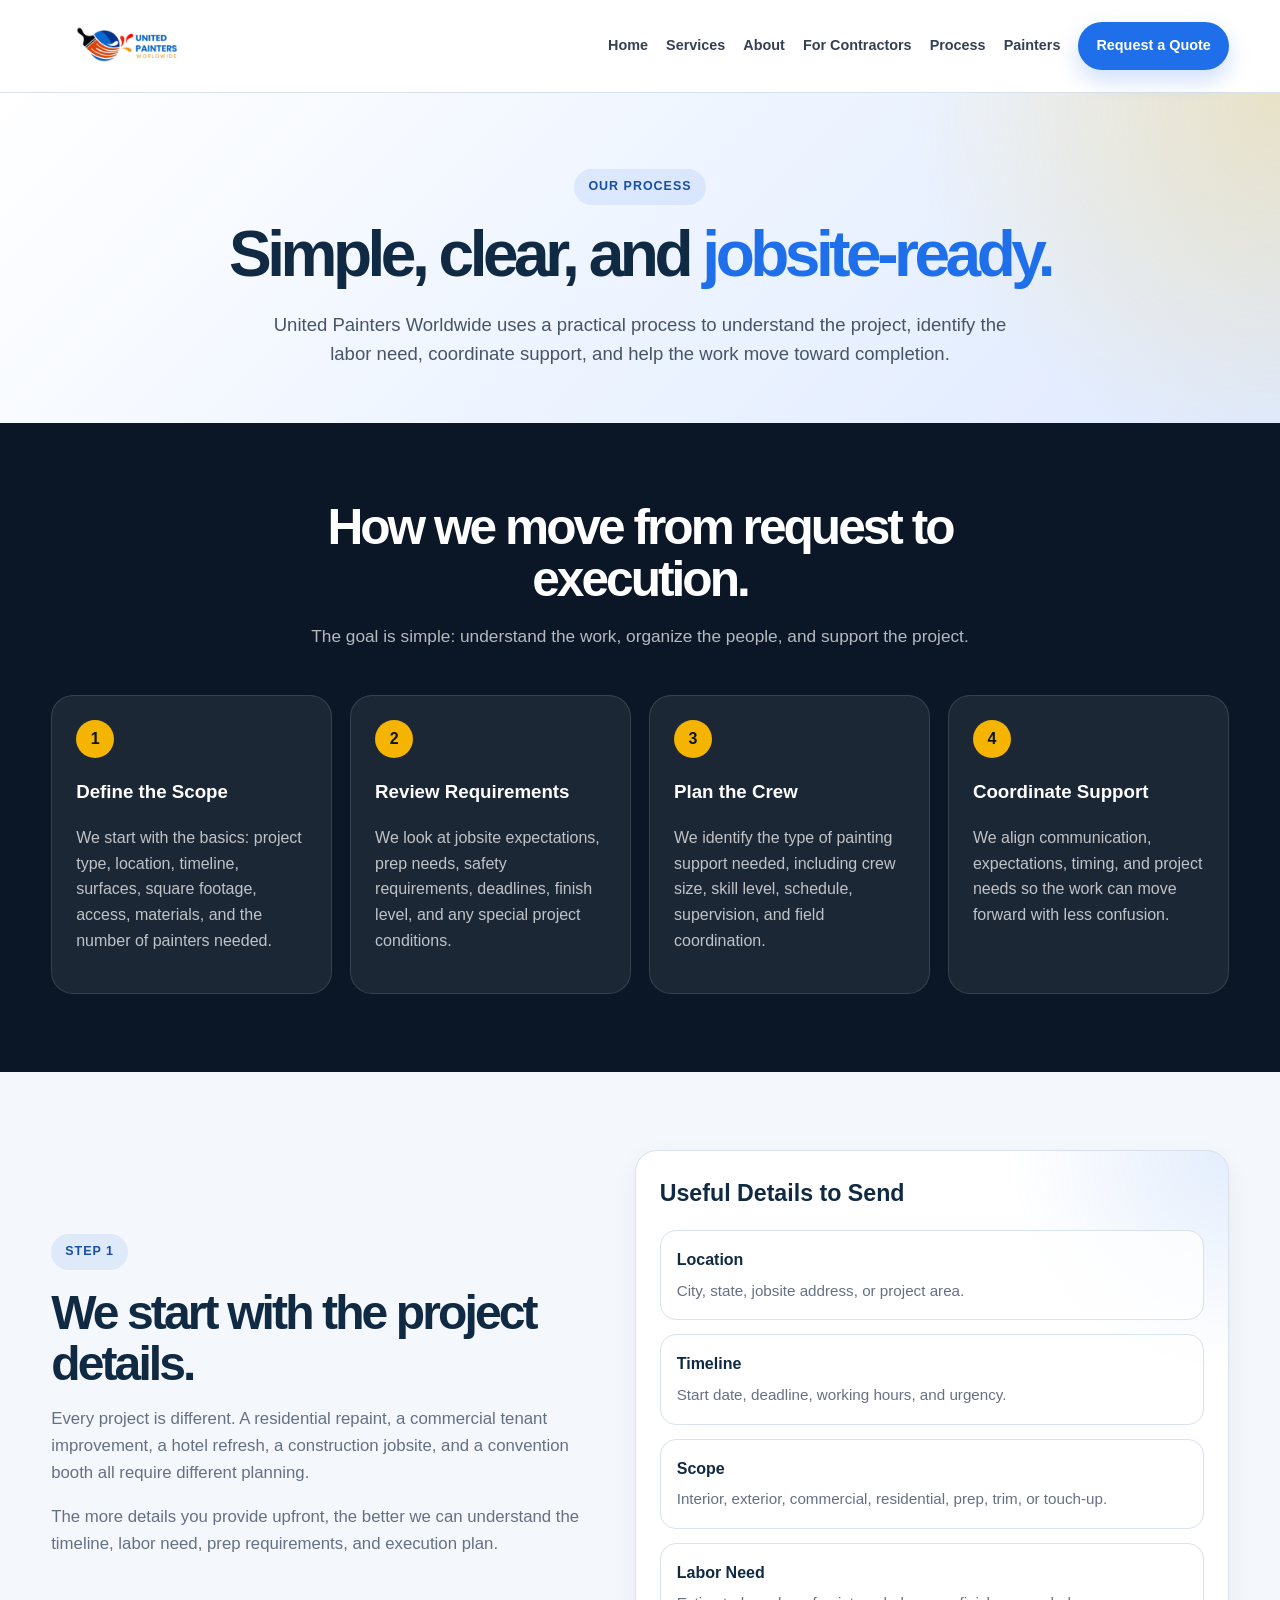
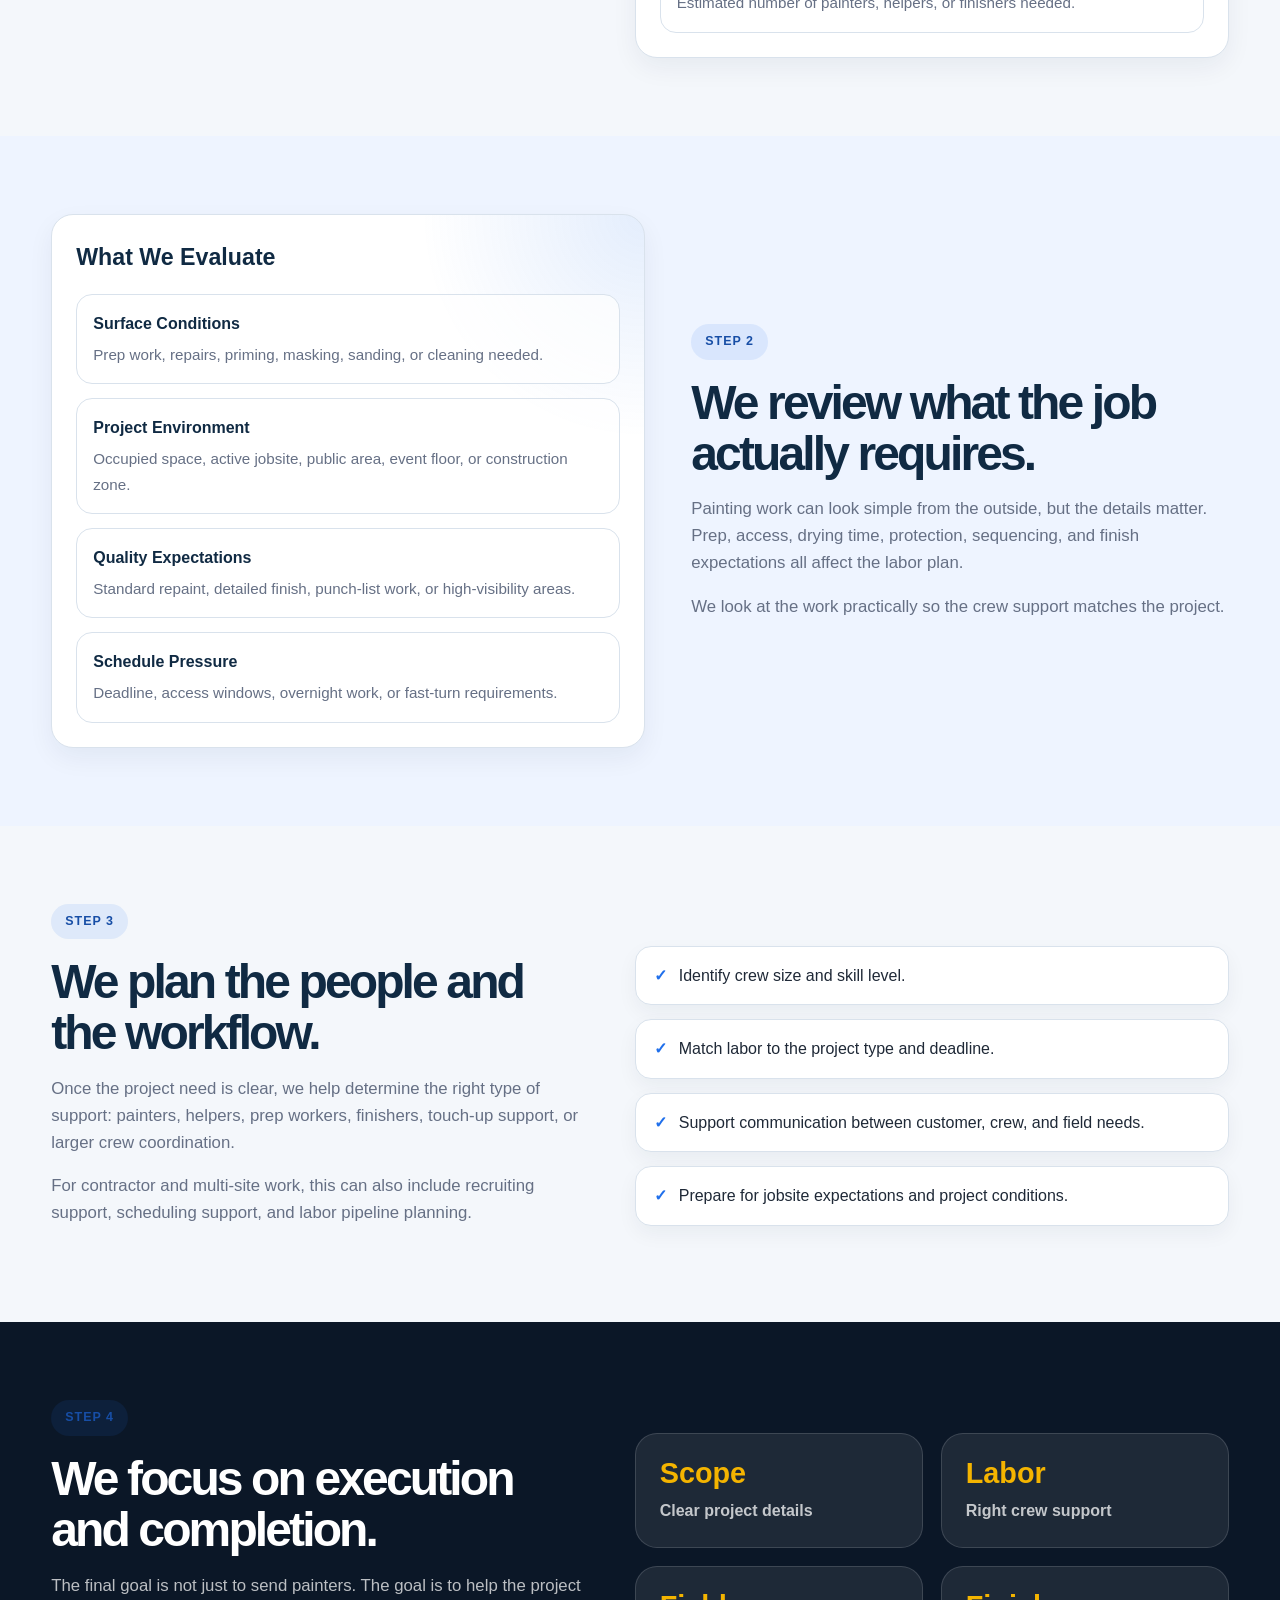
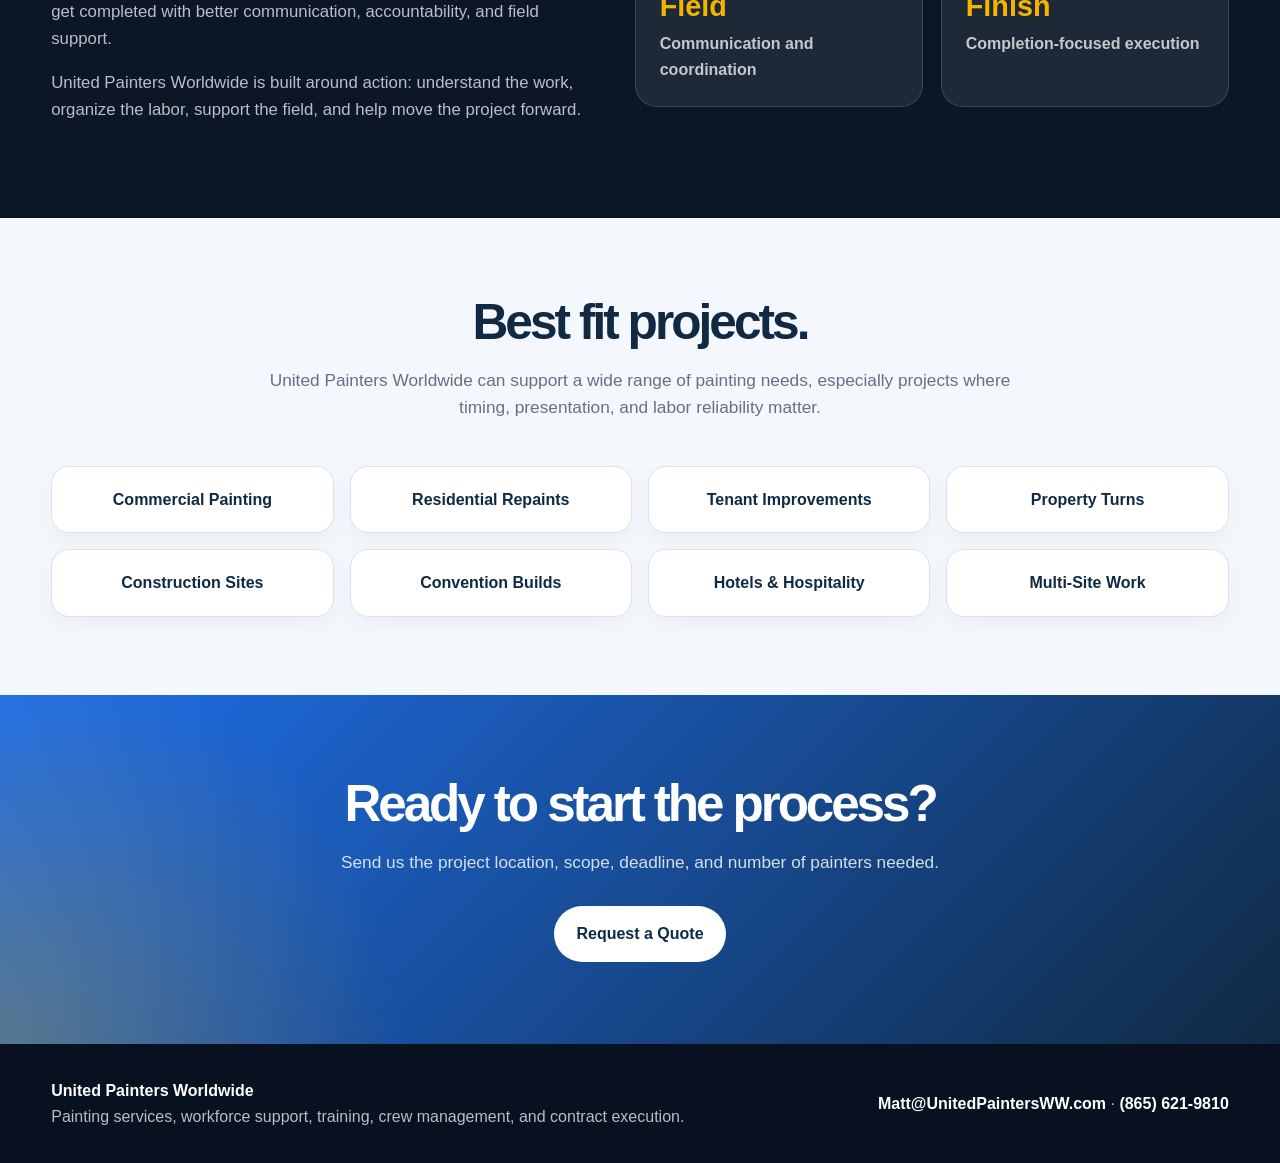
<file: process.html>
<!DOCTYPE html>
<html lang="en">
<head>
  <meta charset="UTF-8" />
  <meta name="viewport" content="width=device-width, initial-scale=1.0" />

  <title>Process | United Painters Worldwide</title>
  <meta name="description" content="Learn the United Painters Worldwide process for painting project requests, crew planning, painter recruiting, field coordination, and project execution." />

  <link rel="stylesheet" href="css/styles.css" />
</head>

<body>

<header class="site-header">
  <div class="container nav">
    <a class="brand" href="index.html" aria-label="United Painters Worldwide Home">
      <img class="brand-logo" src="images/logo.jpg" alt="United Painters Worldwide logo" />
    </a>

    <button class="mobile-menu-toggle" type="button" aria-label="Open menu">
      ☰
    </button>

    <nav class="nav-links" aria-label="Main Navigation">
      <a href="index.html">Home</a>
      <a href="services.html">Services</a>
      <a href="about.html">About</a>
      <a href="for-contractors.html">For Contractors</a>
      <a href="process.html">Process</a>
      <a href="painters.html">Painters</a>
      <a class="nav-cta" href="request-a-quote.html">Request a Quote</a>
    </nav>
  </div>
</header>

  <main>

    <section class="page-hero">
      <div class="container">
        <div class="eyebrow">Our Process</div>
        <h1>Simple, clear, and <span>jobsite-ready.</span></h1>
        <p>
          United Painters Worldwide uses a practical process to understand the project,
          identify the labor need, coordinate support, and help the work move toward completion.
        </p>
      </div>
    </section>

    <section class="dark-section">
      <div class="container">
        <div class="section-heading">
          <h2>How we move from request to execution.</h2>
          <p>
            The goal is simple: understand the work, organize the people, and support the project.
          </p>
        </div>

        <div class="process-grid">
          <article class="process-card">
            <div class="step-num">1</div>
            <h3>Define the Scope</h3>
            <p>
              We start with the basics: project type, location, timeline, surfaces,
              square footage, access, materials, and the number of painters needed.
            </p>
          </article>

          <article class="process-card">
            <div class="step-num">2</div>
            <h3>Review Requirements</h3>
            <p>
              We look at jobsite expectations, prep needs, safety requirements,
              deadlines, finish level, and any special project conditions.
            </p>
          </article>

          <article class="process-card">
            <div class="step-num">3</div>
            <h3>Plan the Crew</h3>
            <p>
              We identify the type of painting support needed, including crew size,
              skill level, schedule, supervision, and field coordination.
            </p>
          </article>

          <article class="process-card">
            <div class="step-num">4</div>
            <h3>Coordinate Support</h3>
            <p>
              We align communication, expectations, timing, and project needs so the
              work can move forward with less confusion.
            </p>
          </article>
        </div>
      </div>
    </section>

    <section>
      <div class="container split">
        <div>
          <div class="eyebrow">Step 1</div>
          <h2>We start with the project details.</h2>

          <p>
            Every project is different. A residential repaint, a commercial tenant improvement,
            a hotel refresh, a construction jobsite, and a convention booth all require different
            planning.
          </p>

          <p>
            The more details you provide upfront, the better we can understand the timeline,
            labor need, prep requirements, and execution plan.
          </p>
        </div>

        <div class="feature-panel">
          <h3>Useful Details to Send</h3>

          <div class="mini-list">
            <div>
              <strong>Location</strong>
              <span>City, state, jobsite address, or project area.</span>
            </div>

            <div>
              <strong>Timeline</strong>
              <span>Start date, deadline, working hours, and urgency.</span>
            </div>

            <div>
              <strong>Scope</strong>
              <span>Interior, exterior, commercial, residential, prep, trim, or touch-up.</span>
            </div>

            <div>
              <strong>Labor Need</strong>
              <span>Estimated number of painters, helpers, or finishers needed.</span>
            </div>
          </div>
        </div>
      </div>
    </section>

    <section class="alt-section">
      <div class="container split reverse-split">
        <div class="feature-panel">
          <h3>What We Evaluate</h3>

          <div class="mini-list">
            <div>
              <strong>Surface Conditions</strong>
              <span>Prep work, repairs, priming, masking, sanding, or cleaning needed.</span>
            </div>

            <div>
              <strong>Project Environment</strong>
              <span>Occupied space, active jobsite, public area, event floor, or construction zone.</span>
            </div>

            <div>
              <strong>Quality Expectations</strong>
              <span>Standard repaint, detailed finish, punch-list work, or high-visibility areas.</span>
            </div>

            <div>
              <strong>Schedule Pressure</strong>
              <span>Deadline, access windows, overnight work, or fast-turn requirements.</span>
            </div>
          </div>
        </div>

        <div>
          <div class="eyebrow">Step 2</div>
          <h2>We review what the job actually requires.</h2>

          <p>
            Painting work can look simple from the outside, but the details matter.
            Prep, access, drying time, protection, sequencing, and finish expectations
            all affect the labor plan.
          </p>

          <p>
            We look at the work practically so the crew support matches the project.
          </p>
        </div>
      </div>
    </section>

    <section>
      <div class="container split">
        <div>
          <div class="eyebrow">Step 3</div>
          <h2>We plan the people and the workflow.</h2>

          <p>
            Once the project need is clear, we help determine the right type of support:
            painters, helpers, prep workers, finishers, touch-up support, or larger crew coordination.
          </p>

          <p>
            For contractor and multi-site work, this can also include recruiting support,
            scheduling support, and labor pipeline planning.
          </p>
        </div>

        <div class="bullet-list">
          <div class="bullet">
            <span class="check">✓</span>
            <span>Identify crew size and skill level.</span>
          </div>

          <div class="bullet">
            <span class="check">✓</span>
            <span>Match labor to the project type and deadline.</span>
          </div>

          <div class="bullet">
            <span class="check">✓</span>
            <span>Support communication between customer, crew, and field needs.</span>
          </div>

          <div class="bullet">
            <span class="check">✓</span>
            <span>Prepare for jobsite expectations and project conditions.</span>
          </div>
        </div>
      </div>
    </section>

    <section class="dark-section">
      <div class="container split">
        <div>
          <div class="eyebrow">Step 4</div>
          <h2>We focus on execution and completion.</h2>

          <p>
            The final goal is not just to send painters. The goal is to help the project
            get completed with better communication, accountability, and field support.
          </p>

          <p>
            United Painters Worldwide is built around action: understand the work,
            organize the labor, support the field, and help move the project forward.
          </p>
        </div>

        <div class="stats-grid">
          <div class="stat-box">
            <strong>Scope</strong>
            <span>Clear project details</span>
          </div>

          <div class="stat-box">
            <strong>Labor</strong>
            <span>Right crew support</span>
          </div>

          <div class="stat-box">
            <strong>Field</strong>
            <span>Communication and coordination</span>
          </div>

          <div class="stat-box">
            <strong>Finish</strong>
            <span>Completion-focused execution</span>
          </div>
        </div>
      </div>
    </section>

    <section>
      <div class="container">
        <div class="section-heading">
          <h2>Best fit projects.</h2>
          <p>
            United Painters Worldwide can support a wide range of painting needs,
            especially projects where timing, presentation, and labor reliability matter.
          </p>
        </div>

        <div class="industries">
          <div class="industry">Commercial Painting</div>
          <div class="industry">Residential Repaints</div>
          <div class="industry">Tenant Improvements</div>
          <div class="industry">Property Turns</div>
          <div class="industry">Construction Sites</div>
          <div class="industry">Convention Builds</div>
          <div class="industry">Hotels & Hospitality</div>
          <div class="industry">Multi-Site Work</div>
        </div>
      </div>
    </section>

    <section class="cta">
      <div class="container">
        <h2>Ready to start the process?</h2>
        <p>
          Send us the project location, scope, deadline, and number of painters needed.
        </p>

        <a class="btn" href="request-a-quote.html">Request a Quote</a>
      </div>
    </section>

  </main>

  <footer class="site-footer">
    <div class="container footer-inner">
      <div>
        <div class="footer-brand">United Painters Worldwide</div>
        <div>Painting services, workforce support, training, crew management, and contract execution.</div>
      </div>

      <div>
        <a href="mailto:Matt@UnitedPaintersWW.com">Matt@UnitedPaintersWW.com</a>
        <span> · </span>
        <a href="tel:+18656219810">(865) 621-9810</a>
      </div>
    </div>
  </footer>
  
  <script>
  document.addEventListener("DOMContentLoaded", function () {
    const menuButton = document.querySelector(".mobile-menu-toggle");
    const navLinks = document.querySelector(".nav-links");

    if (menuButton && navLinks) {
      menuButton.addEventListener("click", function () {
        navLinks.classList.toggle("open");
      });
    }
  });
</script>

</body>
</html>
</file>
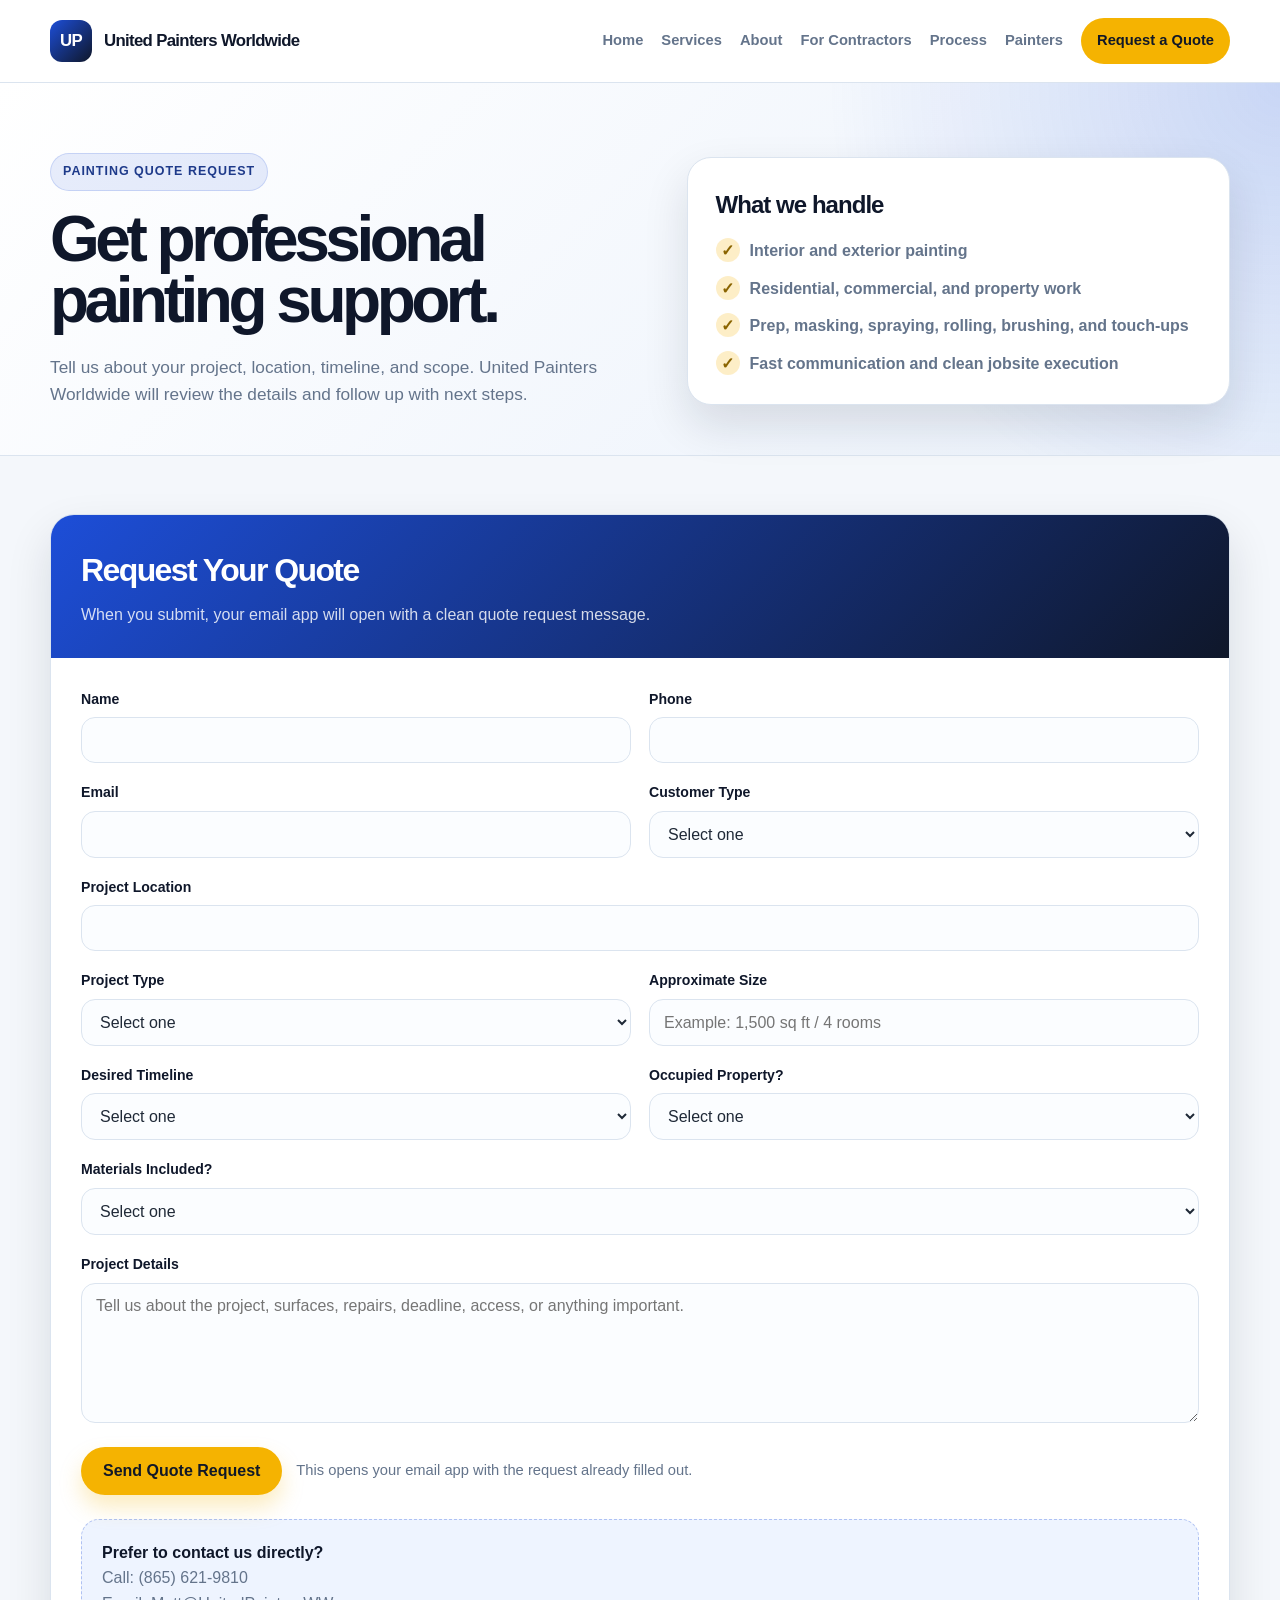
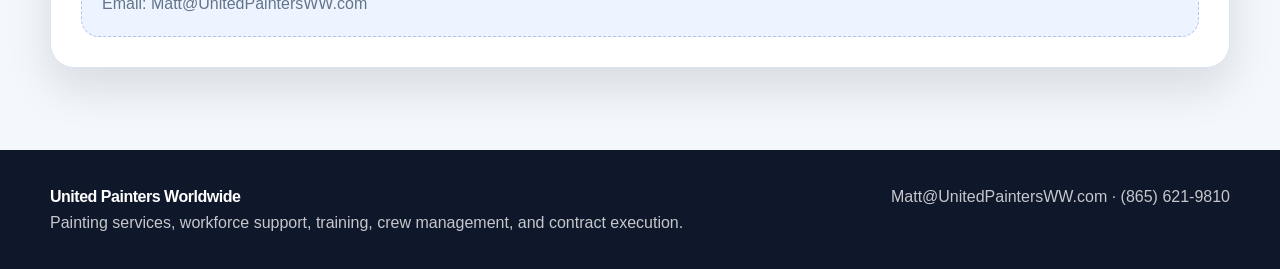
<file: request-a-quote.html>
<!DOCTYPE html>
<html lang="en">
<head>
  <meta charset="UTF-8" />
  <meta name="viewport" content="width=device-width, initial-scale=1.0" />
  <title>Request a Quote | United Painters Worldwide</title>

  <style>
    * {
      box-sizing: border-box;
      margin: 0;
      padding: 0;
    }

    :root {
      --navy: #0f172a;
      --blue: #1d4ed8;
      --blue-dark: #1e3a8a;
      --gold: #f5b301;
      --bg: #f4f7fb;
      --white: #ffffff;
      --text: #1f2937;
      --muted: #64748b;
      --line: #dbe4ef;
      --soft: #eef4ff;
      --shadow: 0 20px 45px rgba(15, 23, 42, 0.12);
      --radius: 24px;
      --container: 1180px;
    }

    body {
      font-family: Arial, Helvetica, sans-serif;
      background: var(--bg);
      color: var(--text);
      line-height: 1.6;
    }

    a {
      color: inherit;
      text-decoration: none;
    }

    .container {
      width: min(var(--container), calc(100% - 36px));
      margin: 0 auto;
    }

    .site-header {
      position: sticky;
      top: 0;
      z-index: 50;
      background: rgba(255, 255, 255, 0.94);
      backdrop-filter: blur(14px);
      border-bottom: 1px solid var(--line);
    }

    .nav {
      min-height: 82px;
      display: flex;
      align-items: center;
      justify-content: space-between;
      gap: 22px;
    }

    .brand {
      display: flex;
      align-items: center;
      gap: 12px;
      font-weight: 900;
      color: var(--navy);
      letter-spacing: -0.04em;
      font-size: 1.05rem;
    }

    .brand-mark {
      width: 42px;
      height: 42px;
      border-radius: 12px;
      background: linear-gradient(135deg, var(--blue), var(--navy));
      display: grid;
      place-items: center;
      color: white;
      font-weight: 900;
    }

    .brand img {
      height: 50px;
      width: auto;
      display: block;
    }

    .nav-links {
      display: flex;
      align-items: center;
      gap: 18px;
      color: var(--muted);
      font-weight: 800;
      font-size: 0.92rem;
    }

    .nav-links a:hover {
      color: var(--blue);
    }

    .nav-cta {
      background: var(--gold);
      color: #111827 !important;
      padding: 11px 16px;
      border-radius: 999px;
      font-weight: 900;
    }

    .hero {
      padding: 70px 0 46px;
      background:
        radial-gradient(circle at top right, rgba(29, 78, 216, 0.18), transparent 34%),
        linear-gradient(135deg, #ffffff 0%, #eaf1fb 100%);
      border-bottom: 1px solid var(--line);
    }

    .hero-grid {
      display: grid;
      grid-template-columns: 1.05fr 0.95fr;
      gap: 36px;
      align-items: center;
    }

    .eyebrow {
      display: inline-flex;
      background: rgba(29, 78, 216, 0.1);
      color: var(--blue-dark);
      border: 1px solid rgba(29, 78, 216, 0.16);
      padding: 8px 12px;
      border-radius: 999px;
      font-weight: 900;
      font-size: 0.78rem;
      text-transform: uppercase;
      letter-spacing: 0.08em;
      margin-bottom: 18px;
    }

    h1 {
      margin: 0;
      color: var(--navy);
      font-size: clamp(2.4rem, 5vw, 4.8rem);
      line-height: 0.96;
      letter-spacing: -0.07em;
    }

    .hero p {
      color: var(--muted);
      font-size: 1.08rem;
      max-width: 640px;
      margin: 22px 0 0;
    }

    .hero-card {
      background: var(--white);
      border: 1px solid var(--line);
      border-radius: var(--radius);
      box-shadow: var(--shadow);
      padding: 28px;
    }

    .hero-card h2 {
      color: var(--navy);
      font-size: 1.5rem;
      letter-spacing: -0.04em;
      margin-bottom: 14px;
    }

    .hero-card ul {
      list-style: none;
      display: grid;
      gap: 12px;
    }

    .hero-card li {
      display: flex;
      gap: 10px;
      color: var(--muted);
      font-weight: 700;
    }

    .check {
      width: 24px;
      height: 24px;
      flex: 0 0 24px;
      border-radius: 50%;
      background: rgba(245, 179, 1, 0.22);
      color: #8a6400;
      display: grid;
      place-items: center;
      font-weight: 900;
    }

    .quote-section {
      padding: 58px 0 82px;
    }

    .form-shell {
      background: var(--white);
      border: 1px solid var(--line);
      border-radius: var(--radius);
      box-shadow: var(--shadow);
      overflow: hidden;
    }

    .form-header {
      padding: 30px;
      background: linear-gradient(135deg, var(--blue), var(--navy));
      color: var(--white);
    }

    .form-header h2 {
      font-size: 2rem;
      letter-spacing: -0.05em;
      margin-bottom: 6px;
    }

    .form-header p {
      color: rgba(255,255,255,0.82);
    }

    form {
      padding: 30px;
    }

    .form-grid {
      display: grid;
      grid-template-columns: repeat(2, 1fr);
      gap: 18px;
    }

    .field {
      display: grid;
      gap: 7px;
    }

    .field.full {
      grid-column: 1 / -1;
    }

    label {
      font-size: 0.88rem;
      font-weight: 900;
      color: var(--navy);
    }

    input,
    select,
    textarea {
      width: 100%;
      border: 1px solid var(--line);
      border-radius: 14px;
      padding: 13px 14px;
      font-size: 1rem;
      font-family: inherit;
      color: var(--text);
      background: #fbfdff;
      outline: none;
    }

    input:focus,
    select:focus,
    textarea:focus {
      border-color: var(--blue);
      box-shadow: 0 0 0 4px rgba(29, 78, 216, 0.1);
      background: var(--white);
    }

    textarea {
      min-height: 140px;
      resize: vertical;
    }

    .form-actions {
      display: flex;
      flex-wrap: wrap;
      align-items: center;
      gap: 14px;
      margin-top: 24px;
    }

    button {
      border: 0;
      cursor: pointer;
      background: var(--gold);
      color: #111827;
      font-weight: 900;
      padding: 15px 22px;
      border-radius: 999px;
      font-size: 1rem;
      box-shadow: 0 12px 22px rgba(245, 179, 1, 0.25);
    }

    .small-note {
      color: var(--muted);
      font-size: 0.92rem;
    }

    .direct-contact {
      margin-top: 24px;
      padding: 20px;
      border: 1px dashed rgba(29, 78, 216, 0.3);
      border-radius: 18px;
      background: var(--soft);
      color: var(--muted);
    }

    .direct-contact strong {
      color: var(--navy);
    }

    .site-footer {
      background: var(--navy);
      color: rgba(255,255,255,0.76);
      padding: 34px 0;
    }

    .footer-inner {
      display: flex;
      justify-content: space-between;
      gap: 20px;
      flex-wrap: wrap;
    }

    .footer-brand {
      color: white;
      font-weight: 900;
      letter-spacing: -0.03em;
    }

    @media (max-width: 900px) {
      .nav {
        align-items: flex-start;
        flex-direction: column;
        padding: 16px 0;
      }

      .nav-links {
        flex-wrap: wrap;
        gap: 12px;
      }

      .hero-grid,
      .form-grid {
        grid-template-columns: 1fr;
      }

      .hero {
        padding: 44px 0 36px;
      }

      .hero-card,
      form,
      .form-header {
        padding: 22px;
      }
    }
  </style>
</head>

<body>

<header class="site-header">
  <div class="container nav">
    <a class="brand" href="index.html">
      <span class="brand-mark">UP</span>
      <span>United Painters Worldwide</span>
    </a>

    <nav class="nav-links">
      <a href="index.html">Home</a>
      <a href="services.html">Services</a>
      <a href="about.html">About</a>
      <a href="contractors.html">For Contractors</a>
      <a href="process.html">Process</a>
      <a href="painters.html">Painters</a>
      <a class="nav-cta" href="request-a-quote.html">Request a Quote</a>
    </nav>
  </div>
</header>

<main>

  <section class="hero">
    <div class="container hero-grid">
      <div>
        <div class="eyebrow">Painting Quote Request</div>
        <h1>Get professional painting support.</h1>
        <p>
          Tell us about your project, location, timeline, and scope. United Painters Worldwide will review the details and follow up with next steps.
        </p>
      </div>

      <div class="hero-card">
        <h2>What we handle</h2>
        <ul>
          <li><span class="check">✓</span><span>Interior and exterior painting</span></li>
          <li><span class="check">✓</span><span>Residential, commercial, and property work</span></li>
          <li><span class="check">✓</span><span>Prep, masking, spraying, rolling, brushing, and touch-ups</span></li>
          <li><span class="check">✓</span><span>Fast communication and clean jobsite execution</span></li>
        </ul>
      </div>
    </div>
  </section>

  <section class="quote-section">
    <div class="container">
      <div class="form-shell">
        <div class="form-header">
          <h2>Request Your Quote</h2>
          <p>When you submit, your email app will open with a clean quote request message.</p>
        </div>

        <form id="quoteForm">
          <div class="form-grid">
            <div class="field">
              <label for="name">Name</label>
              <input id="name" type="text" required />
            </div>

            <div class="field">
              <label for="phone">Phone</label>
              <input id="phone" type="tel" required />
            </div>

            <div class="field">
              <label for="email">Email</label>
              <input id="email" type="email" required />
            </div>

            <div class="field">
              <label for="customerType">Customer Type</label>
              <select id="customerType" required>
                <option value="">Select one</option>
                <option>Homeowner</option>
                <option>Business Owner</option>
                <option>Property Manager</option>
                <option>General Contractor</option>
                <option>Other</option>
              </select>
            </div>

            <div class="field full">
              <label for="projectLocation">Project Location</label>
              <input id="projectLocation" type="text" required />
            </div>

            <div class="field">
              <label for="projectType">Project Type</label>
              <select id="projectType" required>
                <option value="">Select one</option>
                <option>Interior Painting</option>
                <option>Exterior Painting</option>
                <option>Interior and Exterior Painting</option>
                <option>Commercial Painting</option>
                <option>Residential Painting</option>
                <option>Drywall / Patch / Texture Repair</option>
                <option>Touch-Ups / Maintenance Painting</option>
                <option>Other</option>
              </select>
            </div>

            <div class="field">
              <label for="approximateSize">Approximate Size</label>
              <input id="approximateSize" type="text" placeholder="Example: 1,500 sq ft / 4 rooms" />
            </div>

            <div class="field">
              <label for="timeline">Desired Timeline</label>
              <select id="timeline" required>
                <option value="">Select one</option>
                <option>ASAP</option>
                <option>This Week</option>
                <option>Within 2 Weeks</option>
                <option>Within 30 Days</option>
                <option>Flexible</option>
              </select>
            </div>

            <div class="field">
              <label for="occupied">Occupied Property?</label>
              <select id="occupied" required>
                <option value="">Select one</option>
                <option>Yes</option>
                <option>No</option>
                <option>Partially Occupied</option>
                <option>Not Sure</option>
              </select>
            </div>

            <div class="field full">
              <label for="materials">Materials Included?</label>
              <select id="materials" required>
                <option value="">Select one</option>
                <option>Yes, include paint/materials</option>
                <option>No, customer will provide paint/materials</option>
                <option>Not sure yet</option>
              </select>
            </div>

            <div class="field full">
              <label for="details">Project Details</label>
              <textarea id="details" placeholder="Tell us about the project, surfaces, repairs, deadline, access, or anything important."></textarea>
            </div>
          </div>

          <div class="form-actions">
            <button type="submit">Send Quote Request</button>
            <p class="small-note">This opens your email app with the request already filled out.</p>
          </div>

          <div class="direct-contact">
            <strong>Prefer to contact us directly?</strong><br />
            Call: <a href="tel:8656219810">(865) 621-9810</a><br />
            Email: <a href="mailto:Matt@UnitedPaintersWW.com">Matt@UnitedPaintersWW.com</a>
          </div>
        </form>
      </div>
    </div>
  </section>

</main>

<footer class="site-footer">
  <div class="container footer-inner">
    <div>
      <div class="footer-brand">United Painters Worldwide</div>
      <div>Painting services, workforce support, training, crew management, and contract execution.</div>
    </div>

    <div>
      Matt@UnitedPaintersWW.com · (865) 621-9810
    </div>
  </div>
</footer>

<script>
  document.getElementById("quoteForm").addEventListener("submit", function(event) {
    event.preventDefault();

    const name = document.getElementById("name").value.trim();
    const phone = document.getElementById("phone").value.trim();
    const email = document.getElementById("email").value.trim();
    const customerType = document.getElementById("customerType").value;
    const projectLocation = document.getElementById("projectLocation").value.trim();
    const projectType = document.getElementById("projectType").value;
    const approximateSize = document.getElementById("approximateSize").value.trim();
    const timeline = document.getElementById("timeline").value;
    const occupied = document.getElementById("occupied").value;
    const materials = document.getElementById("materials").value;
    const details = document.getElementById("details").value.trim();

    const subject = "Painting Quote Request - United Painters Worldwide";

    const body =
`Name: ${name}
Phone: ${phone}
Email: ${email}
Customer Type: ${customerType}

Project Location: ${projectLocation}
Project Type: ${projectType}
Approximate Size: ${approximateSize || "Not provided"}
Desired Timeline: ${timeline}
Occupied Property: ${occupied}
Materials Included: ${materials}

Project Details:
${details || "Not provided"}

Matt Tunstall
President
United Painters Worldwide, LLC
(865) 621-9810
Matt@UnitedPaintersWW.com
UnitedPaintersWW.com`;

    window.location.href =
      "mailto:Matt@UnitedPaintersWW.com" +
      "?subject=" + encodeURIComponent(subject) +
      "&body=" + encodeURIComponent(body);
  });
</script>

</body>
</html></html>
</file>
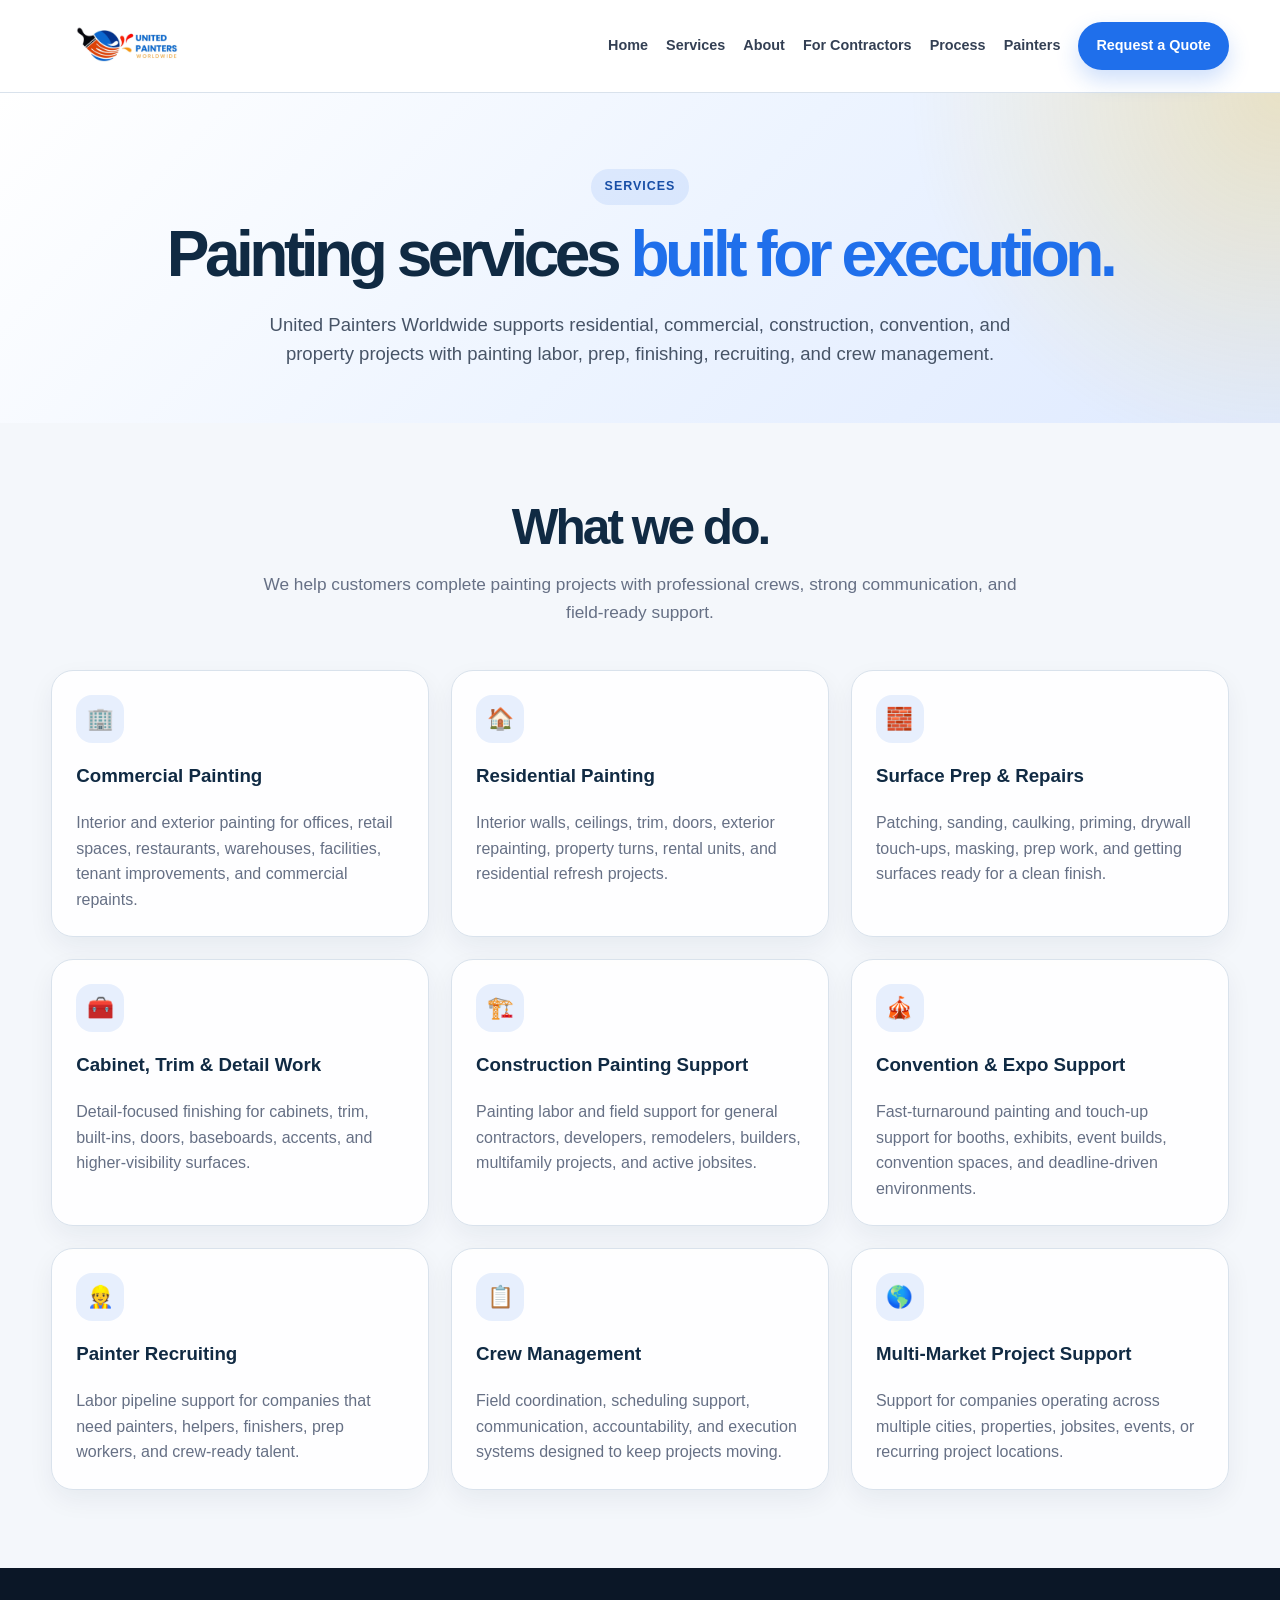
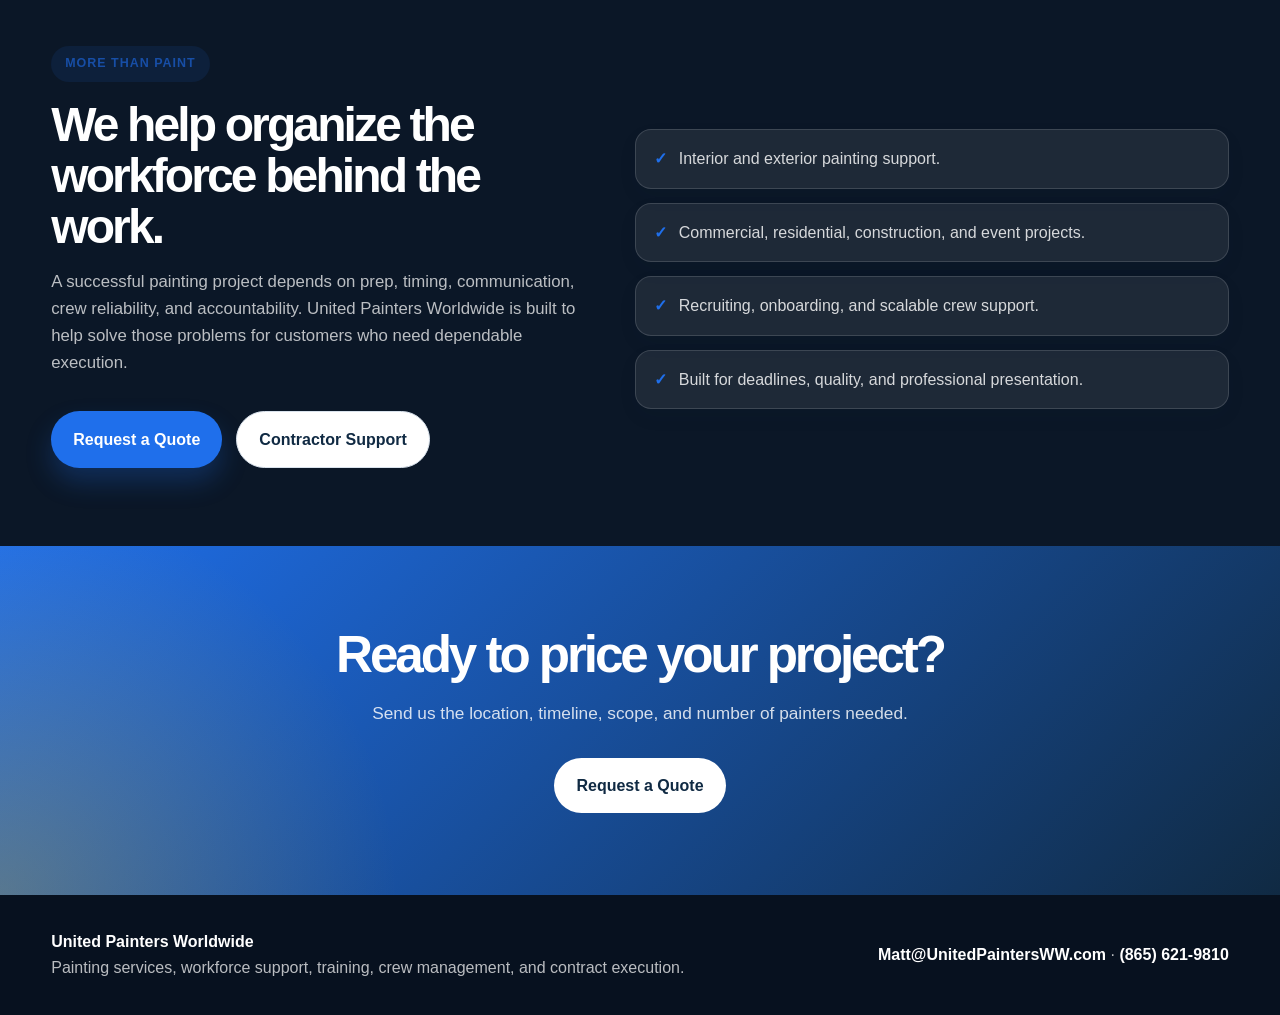
<file: services.html>
<!DOCTYPE html>
<html lang="en">
<head>
  <meta charset="UTF-8" />
  <meta name="viewport" content="width=device-width, initial-scale=1.0" />

  <title>Services | United Painters Worldwide</title>
  <meta name="description" content="Painting services, commercial painting, residential painting, contractor crew support, painter recruiting, and convention painting support from United Painters Worldwide." />

  <link rel="stylesheet" href="css/styles.css" />
</head>

<body>

<header class="site-header">
  <div class="container nav">
    <a class="brand" href="index.html" aria-label="United Painters Worldwide Home">
      <img class="brand-logo" src="images/logo.jpg" alt="United Painters Worldwide logo" />
    </a>

    <button class="mobile-menu-toggle" type="button" aria-label="Open menu">
      ☰
    </button>

    <nav class="nav-links" aria-label="Main Navigation">
      <a href="index.html">Home</a>
      <a href="services.html">Services</a>
      <a href="about.html">About</a>
      <a href="for-contractors.html">For Contractors</a>
      <a href="process.html">Process</a>
      <a href="painters.html">Painters</a>
      <a class="nav-cta" href="request-a-quote.html">Request a Quote</a>
    </nav>
  </div>
</header>

  <main>

    <section class="page-hero">
      <div class="container">
        <div class="eyebrow">Services</div>
        <h1>Painting services <span>built for execution.</span></h1>
        <p>
          United Painters Worldwide supports residential, commercial, construction,
          convention, and property projects with painting labor, prep, finishing,
          recruiting, and crew management.
        </p>
      </div>
    </section>

    <section>
      <div class="container">
        <div class="section-heading">
          <h2>What we do.</h2>
          <p>
            We help customers complete painting projects with professional crews,
            strong communication, and field-ready support.
          </p>
        </div>

        <div class="card-grid">
          <article class="card">
            <div class="icon">🏢</div>
            <h3>Commercial Painting</h3>
            <p>
              Interior and exterior painting for offices, retail spaces, restaurants,
              warehouses, facilities, tenant improvements, and commercial repaints.
            </p>
          </article>

          <article class="card">
            <div class="icon">🏠</div>
            <h3>Residential Painting</h3>
            <p>
              Interior walls, ceilings, trim, doors, exterior repainting, property turns,
              rental units, and residential refresh projects.
            </p>
          </article>

          <article class="card">
            <div class="icon">🧱</div>
            <h3>Surface Prep & Repairs</h3>
            <p>
              Patching, sanding, caulking, priming, drywall touch-ups, masking,
              prep work, and getting surfaces ready for a clean finish.
            </p>
          </article>

          <article class="card">
            <div class="icon">🧰</div>
            <h3>Cabinet, Trim & Detail Work</h3>
            <p>
              Detail-focused finishing for cabinets, trim, built-ins, doors,
              baseboards, accents, and higher-visibility surfaces.
            </p>
          </article>

          <article class="card">
            <div class="icon">🏗️</div>
            <h3>Construction Painting Support</h3>
            <p>
              Painting labor and field support for general contractors, developers,
              remodelers, builders, multifamily projects, and active jobsites.
            </p>
          </article>

          <article class="card">
            <div class="icon">🎪</div>
            <h3>Convention & Expo Support</h3>
            <p>
              Fast-turnaround painting and touch-up support for booths, exhibits,
              event builds, convention spaces, and deadline-driven environments.
            </p>
          </article>

          <article class="card">
            <div class="icon">👷</div>
            <h3>Painter Recruiting</h3>
            <p>
              Labor pipeline support for companies that need painters, helpers,
              finishers, prep workers, and crew-ready talent.
            </p>
          </article>

          <article class="card">
            <div class="icon">📋</div>
            <h3>Crew Management</h3>
            <p>
              Field coordination, scheduling support, communication, accountability,
              and execution systems designed to keep projects moving.
            </p>
          </article>

          <article class="card">
            <div class="icon">🌎</div>
            <h3>Multi-Market Project Support</h3>
            <p>
              Support for companies operating across multiple cities, properties,
              jobsites, events, or recurring project locations.
            </p>
          </article>
        </div>
      </div>
    </section>

    <section class="dark-section">
      <div class="container split">
        <div>
          <div class="eyebrow">More Than Paint</div>
          <h2>We help organize the workforce behind the work.</h2>
          <p>
            A successful painting project depends on prep, timing, communication,
            crew reliability, and accountability. United Painters Worldwide is built
            to help solve those problems for customers who need dependable execution.
          </p>

          <div class="hero-actions">
            <a class="btn btn-primary" href="request-a-quote.html">Request a Quote</a>
            <a class="btn btn-secondary" href="for-contractors.html">Contractor Support</a>
          </div>
        </div>

        <div class="bullet-list">
          <div class="bullet">
            <span class="check">✓</span>
            <span>Interior and exterior painting support.</span>
          </div>

          <div class="bullet">
            <span class="check">✓</span>
            <span>Commercial, residential, construction, and event projects.</span>
          </div>

          <div class="bullet">
            <span class="check">✓</span>
            <span>Recruiting, onboarding, and scalable crew support.</span>
          </div>

          <div class="bullet">
            <span class="check">✓</span>
            <span>Built for deadlines, quality, and professional presentation.</span>
          </div>
        </div>
      </div>
    </section>

    <section class="cta">
      <div class="container">
        <h2>Ready to price your project?</h2>
        <p>
          Send us the location, timeline, scope, and number of painters needed.
        </p>

        <a class="btn" href="request-a-quote.html">Request a Quote</a>
      </div>
    </section>

  </main>

  <footer class="site-footer">
    <div class="container footer-inner">
      <div>
        <div class="footer-brand">United Painters Worldwide</div>
        <div>Painting services, workforce support, training, crew management, and contract execution.</div>
      </div>

      <div>
        <a href="mailto:Matt@UnitedPaintersWW.com">Matt@UnitedPaintersWW.com</a>
        <span> · </span>
        <a href="tel:+18656219810">(865) 621-9810</a>
      </div>
    </div>
  </footer>
  
  <script>
  document.addEventListener("DOMContentLoaded", function () {
    const menuButton = document.querySelector(".mobile-menu-toggle");
    const navLinks = document.querySelector(".nav-links");

    if (menuButton && navLinks) {
      menuButton.addEventListener("click", function () {
        navLinks.classList.toggle("open");
      });
    }
  });
</script>

</body>
</html>
</file>
<file: css/styles.css>
* {
  box-sizing: border-box;
}

:root {
  --navy: #102a43;
  --blue: #1f6feb;
  --blue-dark: #174ea6;
  --gold: #f4b400;
  --bg: #f4f7fb;
  --surface: #ffffff;
  --text: #1f2937;
  --muted: #667085;
  --line: #d9e2ec;
  --dark: #0b1727;
  --shadow: 0 18px 45px rgba(16, 42, 67, 0.12);
  --radius: 22px;
  --container: 1180px;
}

body {
  margin: 0;
  font-family: Arial, Helvetica, sans-serif;
  background: var(--bg);
  color: var(--text);
  line-height: 1.6;
}

a {
  color: inherit;
  text-decoration: none;
}

.container {
  width: min(var(--container), 92%);
  margin: 0 auto;
}

.site-header {
  background: rgba(255, 255, 255, 0.96);
  backdrop-filter: blur(16px);
  border-bottom: 1px solid var(--line);
  position: sticky;
  top: 0;
  z-index: 50;
}

.nav {
  min-height: 92px;
  padding: 12px 0;
  display: flex;
  align-items: center;
  justify-content: space-between;
  gap: 24px;
}

.brand {
  display: flex;
  align-items: center;
  flex: 0 1 330px;
  min-width: 0;
}

.brand-logo {
  width: min(320px, 42vw);
  max-height: 64px;
  height: auto;
  display: block;
  object-fit: contain;
}

.nav-links {
  display: flex;
  align-items: center;
  gap: 18px;
  color: #344054;
  font-size: 0.9rem;
  font-weight: 800;
  white-space: nowrap;
}

.nav-links a:hover,
.nav-links .active {
  color: var(--blue);
}

.nav-cta {
  padding: 12px 18px;
  border-radius: 999px;
  background: var(--blue);
  color: white !important;
  box-shadow: 0 10px 22px rgba(31, 111, 235, 0.22);
}

.hero,
.page-hero {
  position: relative;
  overflow: hidden;
  background:
    radial-gradient(circle at top right, rgba(244, 180, 0, 0.22), transparent 28%),
    linear-gradient(135deg, #ffffff 0%, #edf4ff 52%, #dfeaff 100%);
}

.hero {
  padding: 92px 0 70px;
}

.page-hero {
  padding: 76px 0 54px;
  text-align: center;
}

.hero-grid {
  display: grid;
  grid-template-columns: 1.08fr 0.92fr;
  gap: 54px;
  align-items: center;
}

.eyebrow {
  display: inline-flex;
  align-items: center;
  padding: 8px 14px;
  border-radius: 999px;
  background: rgba(31, 111, 235, 0.1);
  color: var(--blue-dark);
  font-size: 0.78rem;
  font-weight: 900;
  text-transform: uppercase;
  letter-spacing: 0.08em;
  margin-bottom: 18px;
}

h1,
h2,
h3 {
  color: var(--navy);
}

.hero h1,
.page-hero h1 {
  margin: 0;
  color: var(--navy);
  font-size: clamp(2.55rem, 6vw, 5rem);
  line-height: 0.98;
  letter-spacing: -0.07em;
}

.page-hero h1 {
  font-size: clamp(2.4rem, 5vw, 4.2rem);
}

.hero h1 span,
.page-hero h1 span {
  color: var(--blue);
}

.hero-text,
.page-hero p {
  margin: 24px auto 0;
  color: #475467;
  font-size: 1.16rem;
  max-width: 760px;
}

.hero-copy .hero-text {
  margin-left: 0;
}

.hero-actions,
.center-actions {
  display: flex;
  flex-wrap: wrap;
  gap: 14px;
  margin-top: 34px;
}

.center-actions {
  justify-content: center;
}

.btn {
  display: inline-flex;
  justify-content: center;
  align-items: center;
  padding: 15px 22px;
  border-radius: 999px;
  font-weight: 900;
  transition: 0.2s ease;
  border: 0;
  cursor: pointer;
  font-size: 1rem;
}

.btn-primary {
  background: var(--blue);
  color: white;
  box-shadow: 0 14px 26px rgba(31, 111, 235, 0.25);
}

.btn-primary:hover {
  background: var(--blue-dark);
  transform: translateY(-2px);
}

.btn-secondary {
  background: white;
  color: var(--navy);
  border: 1px solid var(--line);
}

.btn-secondary:hover {
  transform: translateY(-2px);
  box-shadow: var(--shadow);
}

.trust-row {
  display: grid;
  grid-template-columns: repeat(3, 1fr);
  gap: 14px;
  margin-top: 38px;
  max-width: 660px;
}

.trust-card,
.card,
.service-card,
.quote-card,
.feature-panel {
  background: rgba(255, 255, 255, 0.9);
  border: 1px solid var(--line);
  border-radius: var(--radius);
  padding: 24px;
  box-shadow: 0 10px 26px rgba(16, 42, 67, 0.06);
}

.trust-card {
  padding: 16px;
}

.trust-card strong {
  display: block;
  color: var(--navy);
  font-size: 1.35rem;
  line-height: 1;
  margin-bottom: 6px;
}

.trust-card span {
  color: var(--muted);
  font-size: 0.88rem;
  font-weight: 700;
}

.hero-card {
  background: var(--dark);
  border-radius: 34px;
  padding: 26px;
  box-shadow: var(--shadow);
  color: white;
  position: relative;
  overflow: hidden;
}

.hero-card::before {
  content: "";
  position: absolute;
  width: 220px;
  height: 220px;
  right: -80px;
  top: -80px;
  background: rgba(244, 180, 0, 0.22);
  border-radius: 50%;
}

.job-card {
  position: relative;
  background: rgba(255, 255, 255, 0.08);
  border: 1px solid rgba(255, 255, 255, 0.14);
  border-radius: 24px;
  padding: 24px;
  margin-bottom: 16px;
}

.job-card h3 {
  color: white;
  margin: 0 0 10px;
  font-size: 1.55rem;
}

.job-card p {
  color: rgba(255, 255, 255, 0.72);
  margin: 0;
}

.status-list {
  display: grid;
  gap: 12px;
  margin-top: 22px;
}

.status-item {
  display: flex;
  justify-content: space-between;
  gap: 16px;
  background: rgba(255, 255, 255, 0.08);
  border: 1px solid rgba(255, 255, 255, 0.12);
  border-radius: 16px;
  padding: 14px 16px;
  font-weight: 800;
}

.status-item span:last-child {
  color: var(--gold);
}

section {
  padding: 78px 0;
}

.section-heading {
  text-align: center;
  max-width: 780px;
  margin: 0 auto 44px;
}

.section-heading h2 {
  margin: 0;
  color: var(--navy);
  font-size: clamp(2rem, 4vw, 3.1rem);
  line-height: 1.05;
  letter-spacing: -0.06em;
}

.section-heading p {
  color: var(--muted);
  font-size: 1.08rem;
  margin: 18px 0 0;
}

.card-grid {
  display: grid;
  grid-template-columns: repeat(3, 1fr);
  gap: 22px;
}

.card h3,
.service-card h3,
.feature-panel h3,
.quote-card h2 {
  margin-top: 0;
}

.card p,
.service-card p {
  color: var(--muted);
  margin: 0;
}

.icon {
  width: 48px;
  height: 48px;
  border-radius: 16px;
  background: rgba(31, 111, 235, 0.1);
  display: grid;
  place-items: center;
  color: var(--blue);
  font-size: 1.35rem;
  margin-bottom: 18px;
}

.dark-section {
  background: var(--dark);
  color: white;
}

.dark-section h1,
.dark-section h2,
.dark-section h3 {
  color: white;
}

.dark-section p {
  color: rgba(255, 255, 255, 0.72);
}

.dark-section .section-heading p {
  color: rgba(255, 255, 255, 0.7);
}

.dark-section .card,
.card-dark {
  background: rgba(255, 255, 255, 0.07);
  border-color: rgba(255, 255, 255, 0.12);
  color: white;
}

.dark-section .card p,
.card-dark p {
  color: rgba(255, 255, 255, 0.68);
}

.dark-section .bullet {
  background: rgba(255, 255, 255, 0.08);
  border-color: rgba(255, 255, 255, 0.14);
  color: white;
}

.dark-section .bullet span:last-child {
  color: rgba(255, 255, 255, 0.82);
}

.process-grid {
  display: grid;
  grid-template-columns: repeat(4, 1fr);
  gap: 18px;
}

.process-card {
  background: rgba(255, 255, 255, 0.07);
  border: 1px solid rgba(255, 255, 255, 0.12);
  border-radius: var(--radius);
  padding: 24px;
}

.process-preview .process-card {
  background: white;
  border-color: var(--line);
}

.process-preview .process-card h3 {
  color: var(--navy);
}

.process-preview .process-card p {
  color: var(--muted);
}

.step-num {
  width: 38px;
  height: 38px;
  border-radius: 50%;
  background: var(--gold);
  color: var(--dark);
  display: grid;
  place-items: center;
  font-weight: 900;
  margin-bottom: 18px;
}

.split {
  display: grid;
  grid-template-columns: 0.95fr 1.05fr;
  gap: 46px;
  align-items: center;
}

.reverse-split {
  grid-template-columns: 1.05fr 0.95fr;
}

.split h2 {
  margin: 0;
  font-size: clamp(2rem, 4vw, 3rem);
  line-height: 1.06;
  letter-spacing: -0.06em;
}

.split p {
  color: var(--muted);
  font-size: 1.05rem;
}

.dark-section .split p {
  color: rgba(255, 255, 255, 0.72);
}

.bullet-list {
  display: grid;
  gap: 14px;
  margin-top: 24px;
}

.bullet {
  background: white;
  border: 1px solid var(--line);
  border-radius: 16px;
  padding: 16px 18px;
  display: flex;
  gap: 12px;
  align-items: flex-start;
  box-shadow: 0 8px 20px rgba(16, 42, 67, 0.05);
}

.check {
  color: var(--blue);
  font-weight: 900;
}

.industries {
  display: grid;
  grid-template-columns: repeat(4, 1fr);
  gap: 16px;
}

.industry {
  background: white;
  border: 1px solid var(--line);
  border-radius: 18px;
  padding: 20px;
  font-weight: 900;
  color: var(--navy);
  text-align: center;
  box-shadow: 0 8px 20px rgba(16, 42, 67, 0.04);
}

.feature-panel {
  background:
    radial-gradient(circle at top right, rgba(31, 111, 235, 0.12), transparent 28%),
    white;
}

.feature-panel h3 {
  font-size: 1.45rem;
  margin-bottom: 18px;
}

.mini-list {
  display: grid;
  gap: 14px;
}

.mini-list div {
  padding: 16px;
  border: 1px solid var(--line);
  border-radius: 16px;
  background: rgba(255, 255, 255, 0.72);
}

.mini-list strong {
  display: block;
  color: var(--navy);
  margin-bottom: 5px;
}

.mini-list span {
  color: var(--muted);
  font-size: 0.95rem;
}

.stats-grid {
  display: grid;
  grid-template-columns: repeat(2, 1fr);
  gap: 18px;
}

.stat-box {
  background: rgba(255, 255, 255, 0.08);
  border: 1px solid rgba(255, 255, 255, 0.14);
  border-radius: var(--radius);
  padding: 24px;
}

.stat-box strong {
  display: block;
  color: var(--gold);
  font-size: 1.8rem;
  line-height: 1.1;
  margin-bottom: 8px;
}

.stat-box span {
  color: rgba(255, 255, 255, 0.74);
  font-weight: 700;
}

.alt-section {
  background: #eef4ff;
}

.quote-layout {
  display: grid;
  grid-template-columns: 1.35fr 0.65fr;
  gap: 28px;
  align-items: start;
}

.quote-card h2 {
  color: var(--navy);
  font-size: clamp(1.7rem, 3vw, 2.4rem);
  letter-spacing: -0.04em;
  margin-bottom: 8px;
}

.quote-card p {
  color: var(--muted);
}

.quote-form {
  display: grid;
  gap: 18px;
  margin-top: 24px;
}

.form-grid {
  display: grid;
  grid-template-columns: repeat(2, 1fr);
  gap: 16px;
}

label {
  font-weight: 900;
  color: var(--navy);
}

input,
select,
textarea {
  width: 100%;
  margin-top: 6px;
  padding: 14px 15px;
  border: 1px solid var(--line);
  border-radius: 14px;
  font: inherit;
  background: white;
  color: var(--text);
}

textarea {
  min-height: 150px;
  resize: vertical;
}

.full {
  grid-column: 1 / -1;
}

.quote-sidebar {
  display: grid;
  gap: 18px;
}

.cta {
  padding: 82px 0;
  background:
    radial-gradient(circle at bottom left, rgba(244, 180, 0, 0.28), transparent 30%),
    linear-gradient(135deg, var(--blue), var(--navy));
  color: white;
  text-align: center;
}

.cta h2 {
  color: white;
  margin: 0;
  font-size: clamp(2rem, 4vw, 3.4rem);
  line-height: 1.05;
  letter-spacing: -0.06em;
}

.cta p {
  color: rgba(255, 255, 255, 0.82);
  max-width: 720px;
  margin: 18px auto 30px;
  font-size: 1.08rem;
}

.cta .btn {
  background: white;
  color: var(--navy);
}

.site-footer {
  background: #07111f;
  color: rgba(255, 255, 255, 0.72);
  padding: 34px 0;
}

.footer-inner {
  display: flex;
  justify-content: space-between;
  gap: 20px;
  flex-wrap: wrap;
  align-items: center;
}

.footer-brand {
  color: white;
  font-weight: 900;
}

.site-footer a {
  color: white;
  font-weight: 800;
}

@media (max-width: 1080px) {
  .nav-links {
    gap: 12px;
    font-size: 0.82rem;
  }

  .brand-logo {
    width: min(260px, 36vw);
  }
}

.mobile-menu-toggle {
  display: none;
}

@media (max-width: 900px) {
  .site-header {
    position: sticky;
    top: 0;
  }

  .nav {
    min-height: 72px;
    padding: 10px 0;
    flex-direction: row;
    align-items: center;
    justify-content: space-between;
    position: relative;
  }

  .brand {
    flex: 0 1 auto;
    width: auto;
  }

  .brand-logo {
    width: 170px;
    max-height: 46px;
  }

  .mobile-menu-toggle {
    display: flex;
    width: 46px;
    height: 46px;
    border: 1px solid var(--line);
    border-radius: 14px;
    background: white;
    color: var(--navy);
    font-size: 1.45rem;
    font-weight: 900;
    align-items: center;
    justify-content: center;
    cursor: pointer;
    box-shadow: 0 8px 18px rgba(16, 42, 67, 0.08);
  }

  .nav-links {
    display: none !important;
    position: absolute;
    top: calc(100% + 10px);
    left: 0;
    right: 0;
    z-index: 100;
    background: white;
    border: 1px solid var(--line);
    border-radius: 18px;
    padding: 10px;
    box-shadow: var(--shadow);
    flex-direction: column;
    align-items: stretch;
    gap: 8px;
    overflow: visible;
  }

  .nav-links.open {
    display: flex !important;
  }

  .nav-links a {
    display: block;
    padding: 13px 14px;
    border-radius: 12px;
    background: #f4f7fb;
    border: 1px solid var(--line);
    font-size: 0.95rem;
    font-weight: 900;
    color: var(--navy);
  }

  .nav-links a.active {
    color: var(--blue);
  }

  .nav-links .nav-cta {
    background: var(--blue);
    color: white !important;
    text-align: center;
  }

  .hero {
    padding: 54px 0 46px;
  }

  .page-hero {
    padding: 54px 0 44px;
  }

  .hero-grid,
  .split,
  .reverse-split,
  .quote-layout,
  .form-grid {
    grid-template-columns: 1fr;
  }

  .trust-row,
  .card-grid,
  .process-grid,
  .industries,
  .stats-grid {
    grid-template-columns: 1fr;
  }

  .full {
    grid-column: auto;
  }

  .hero h1,
  .page-hero h1 {
    letter-spacing: -0.05em;
  }
}

/* FINAL MOBILE NAV FIX */

.site-header {
  position: sticky;
  top: 0;
  z-index: 999;
  background: rgba(255, 255, 255, 0.96);
  backdrop-filter: blur(14px);
  border-bottom: 1px solid var(--line);
}

.nav {
  position: relative;
}

.mobile-menu-toggle {
  display: none;
  border: 1px solid var(--line);
  background: #ffffff;
  color: var(--navy);
  width: 58px;
  height: 58px;
  border-radius: 18px;
  font-size: 1.7rem;
  font-weight: 900;
  cursor: pointer;
  box-shadow: 0 10px 24px rgba(16, 42, 67, 0.10);
}

.brand-logo {
  display: block;
  width: 155px;
  height: auto;
  object-fit: contain;
}

@media (max-width: 900px) {
  .site-header {
    padding: 0;
  }

  .nav {
    min-height: 96px;
    height: auto;
    padding: 18px 0;
    display: flex;
    align-items: center;
    justify-content: space-between;
  }

  .brand-logo {
    width: 145px;
    max-height: 58px;
    object-fit: contain;
  }

  .mobile-menu-toggle {
    display: inline-flex;
    align-items: center;
    justify-content: center;
    flex-shrink: 0;
  }

  .nav-links {
    display: none;
    position: absolute;
    top: calc(100% + 10px);
    left: 0;
    right: 0;
    width: 100%;
    background: #ffffff;
    border: 1px solid var(--line);
    border-radius: 22px;
    box-shadow: 0 18px 45px rgba(16, 42, 67, 0.16);
    padding: 14px;
    z-index: 1000;
  }

  .nav-links.open {
    display: grid !important;
    gap: 10px;
  }

  .nav-links a {
    display: block;
    width: 100%;
    padding: 15px 16px;
    border-radius: 14px;
    background: #f7faff;
    color: var(--navy);
    font-weight: 900;
    text-align: left;
  }

  .nav-links a:hover {
    background: #eaf2ff;
    color: var(--blue);
  }

  .nav-links .nav-cta {
    background: var(--blue);
    color: #ffffff !important;
    text-align: center;
    box-shadow: none;
  }
}
</file>
